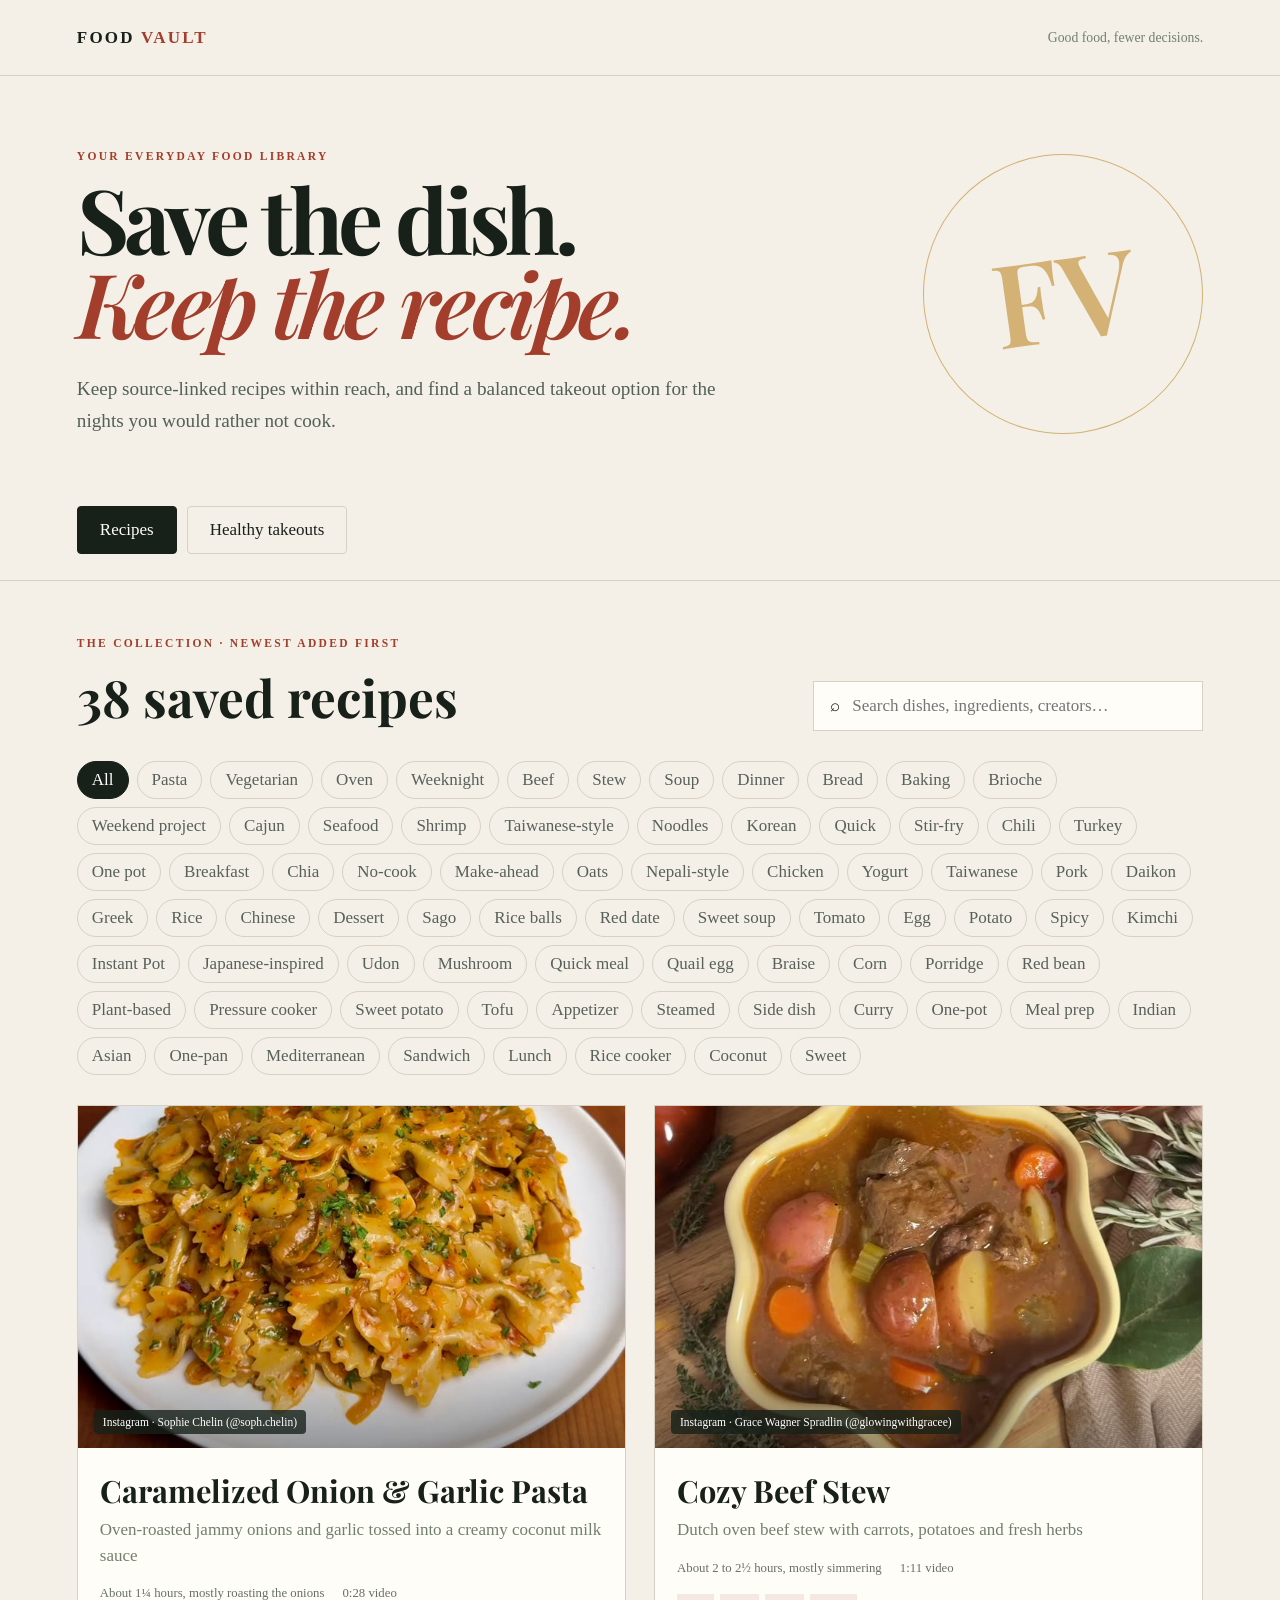
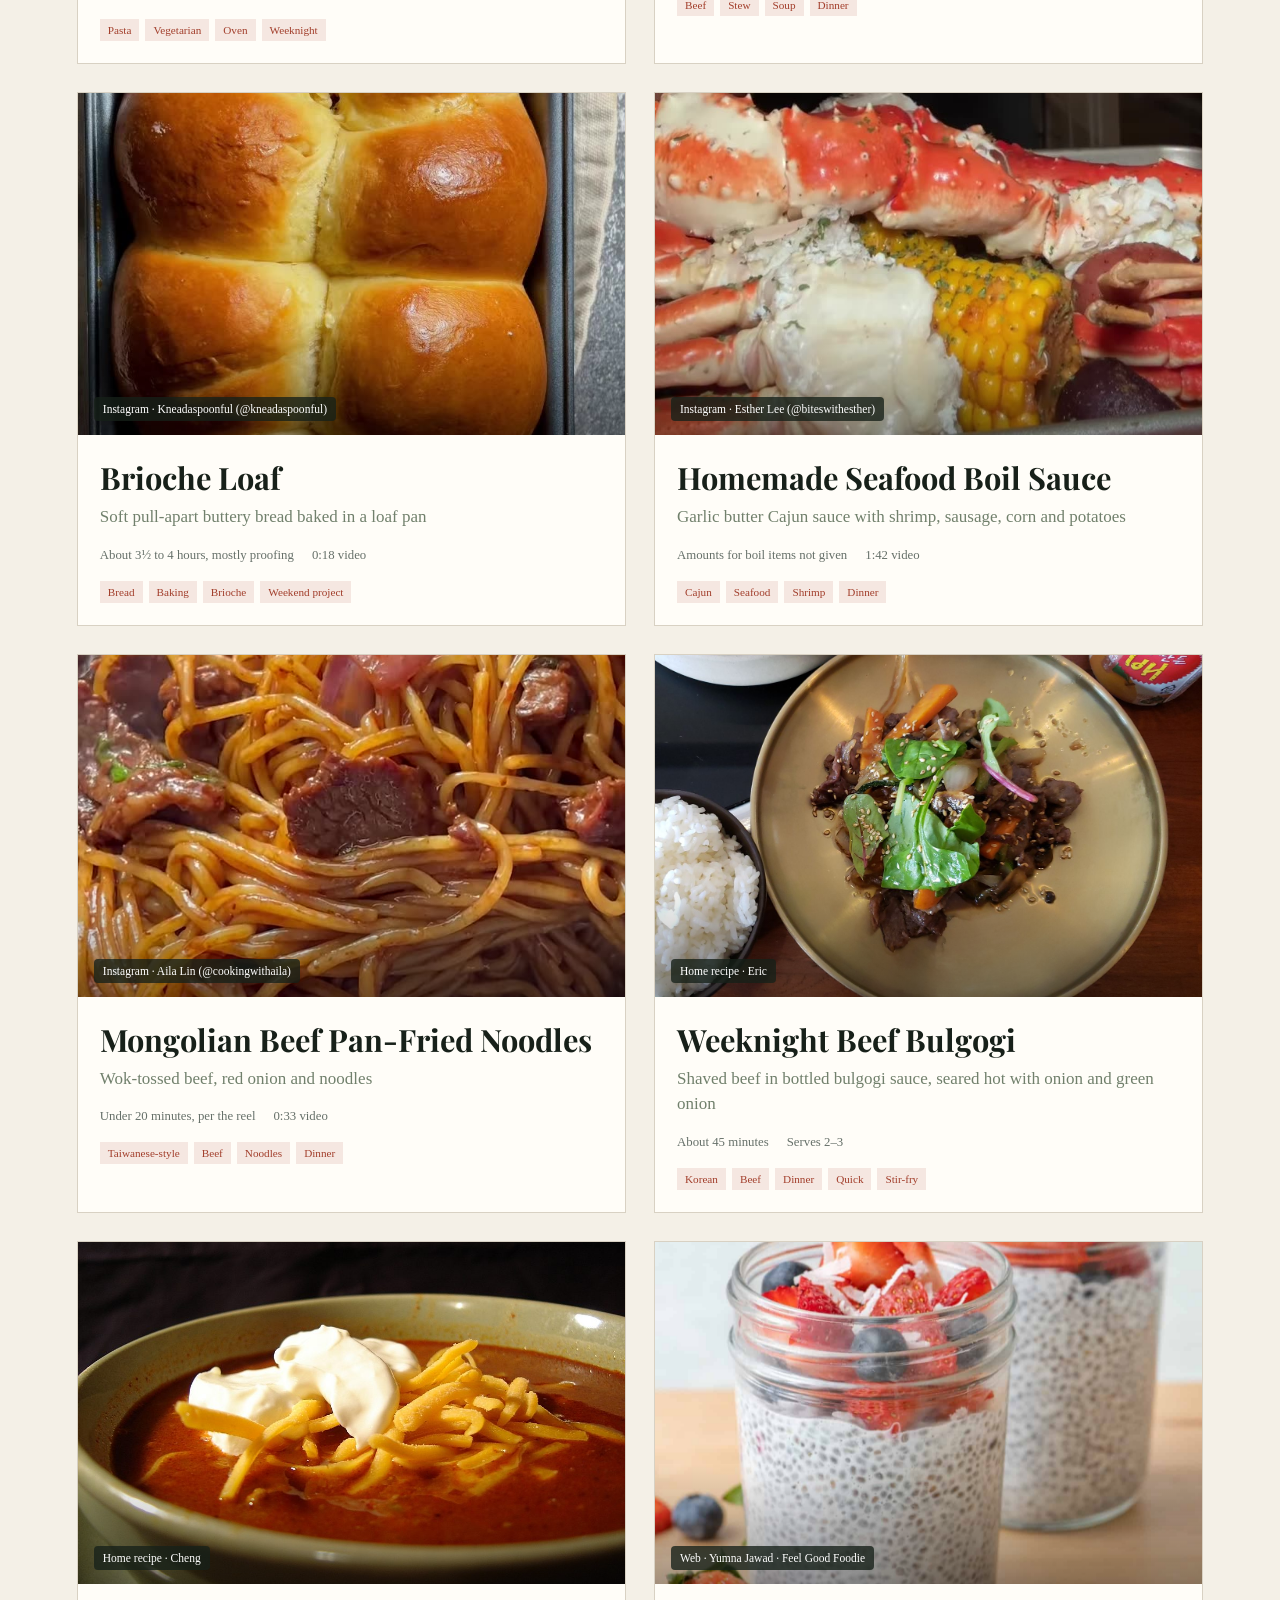
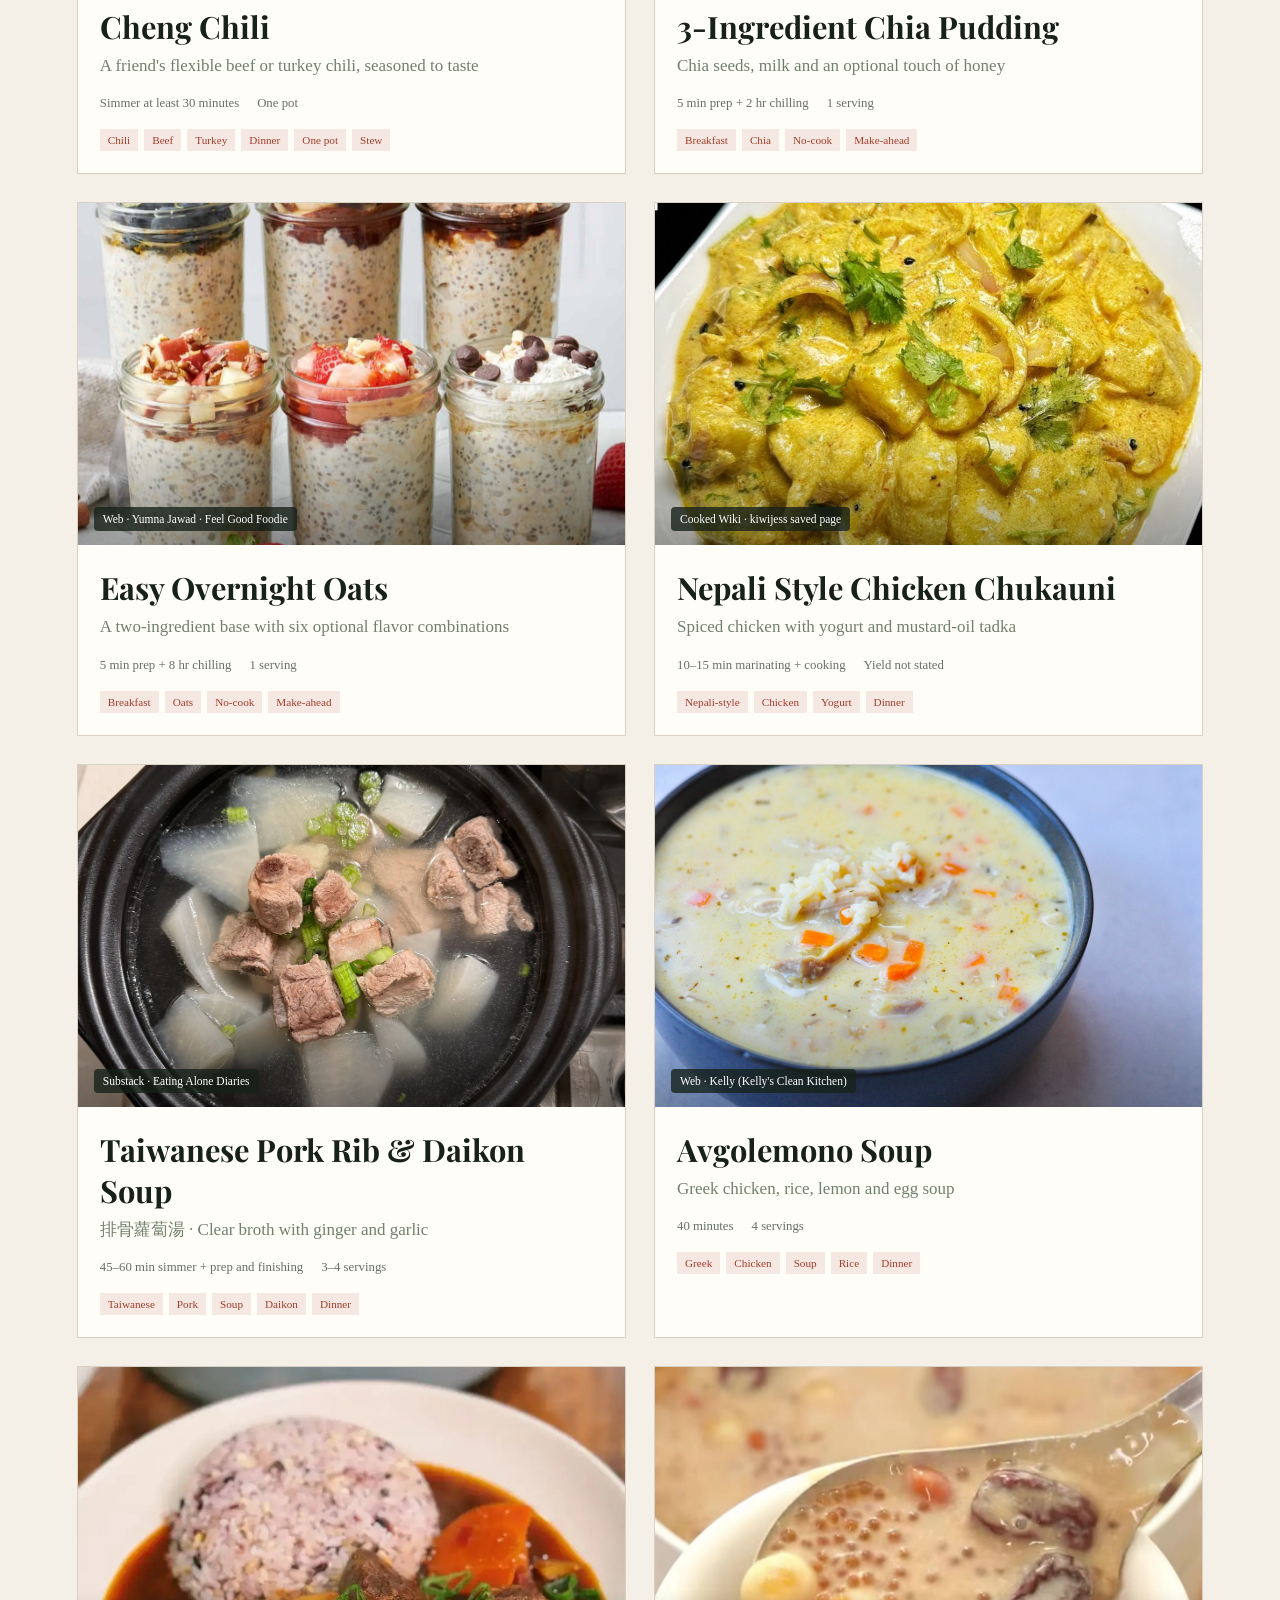
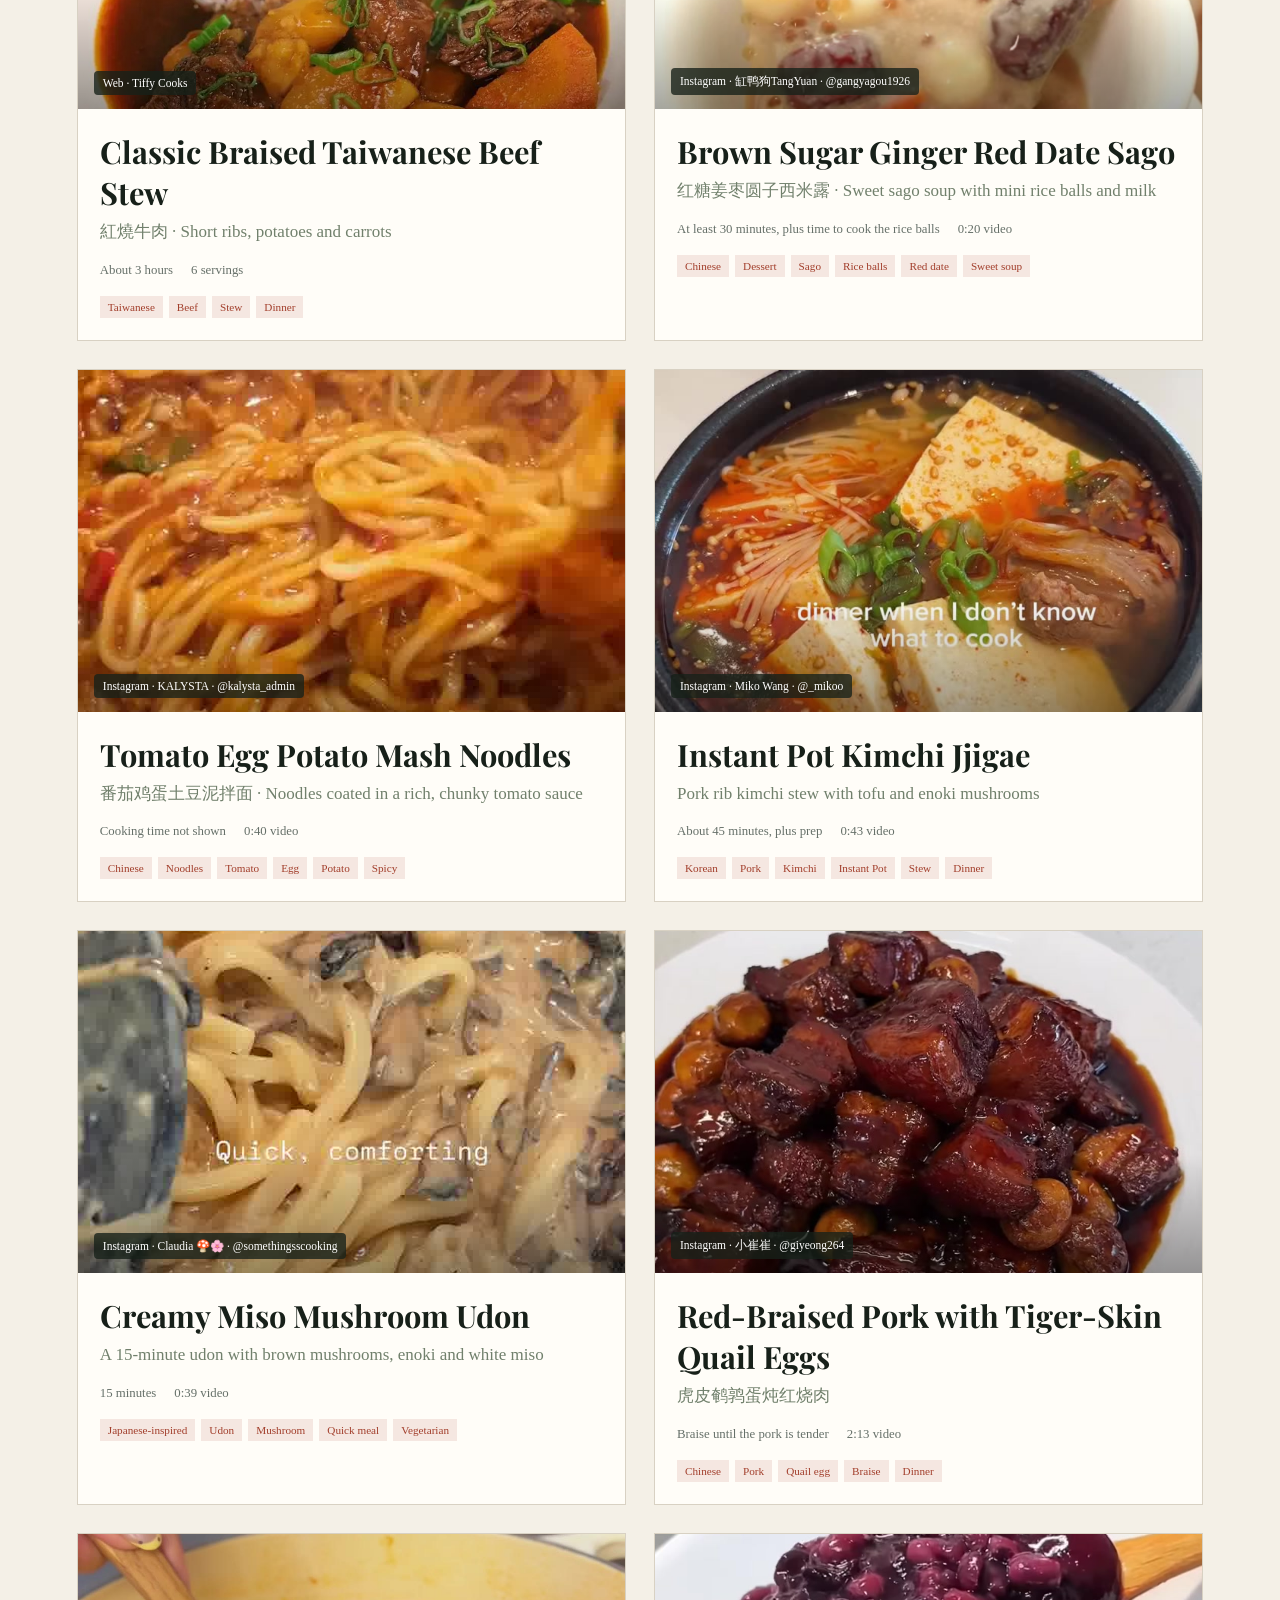
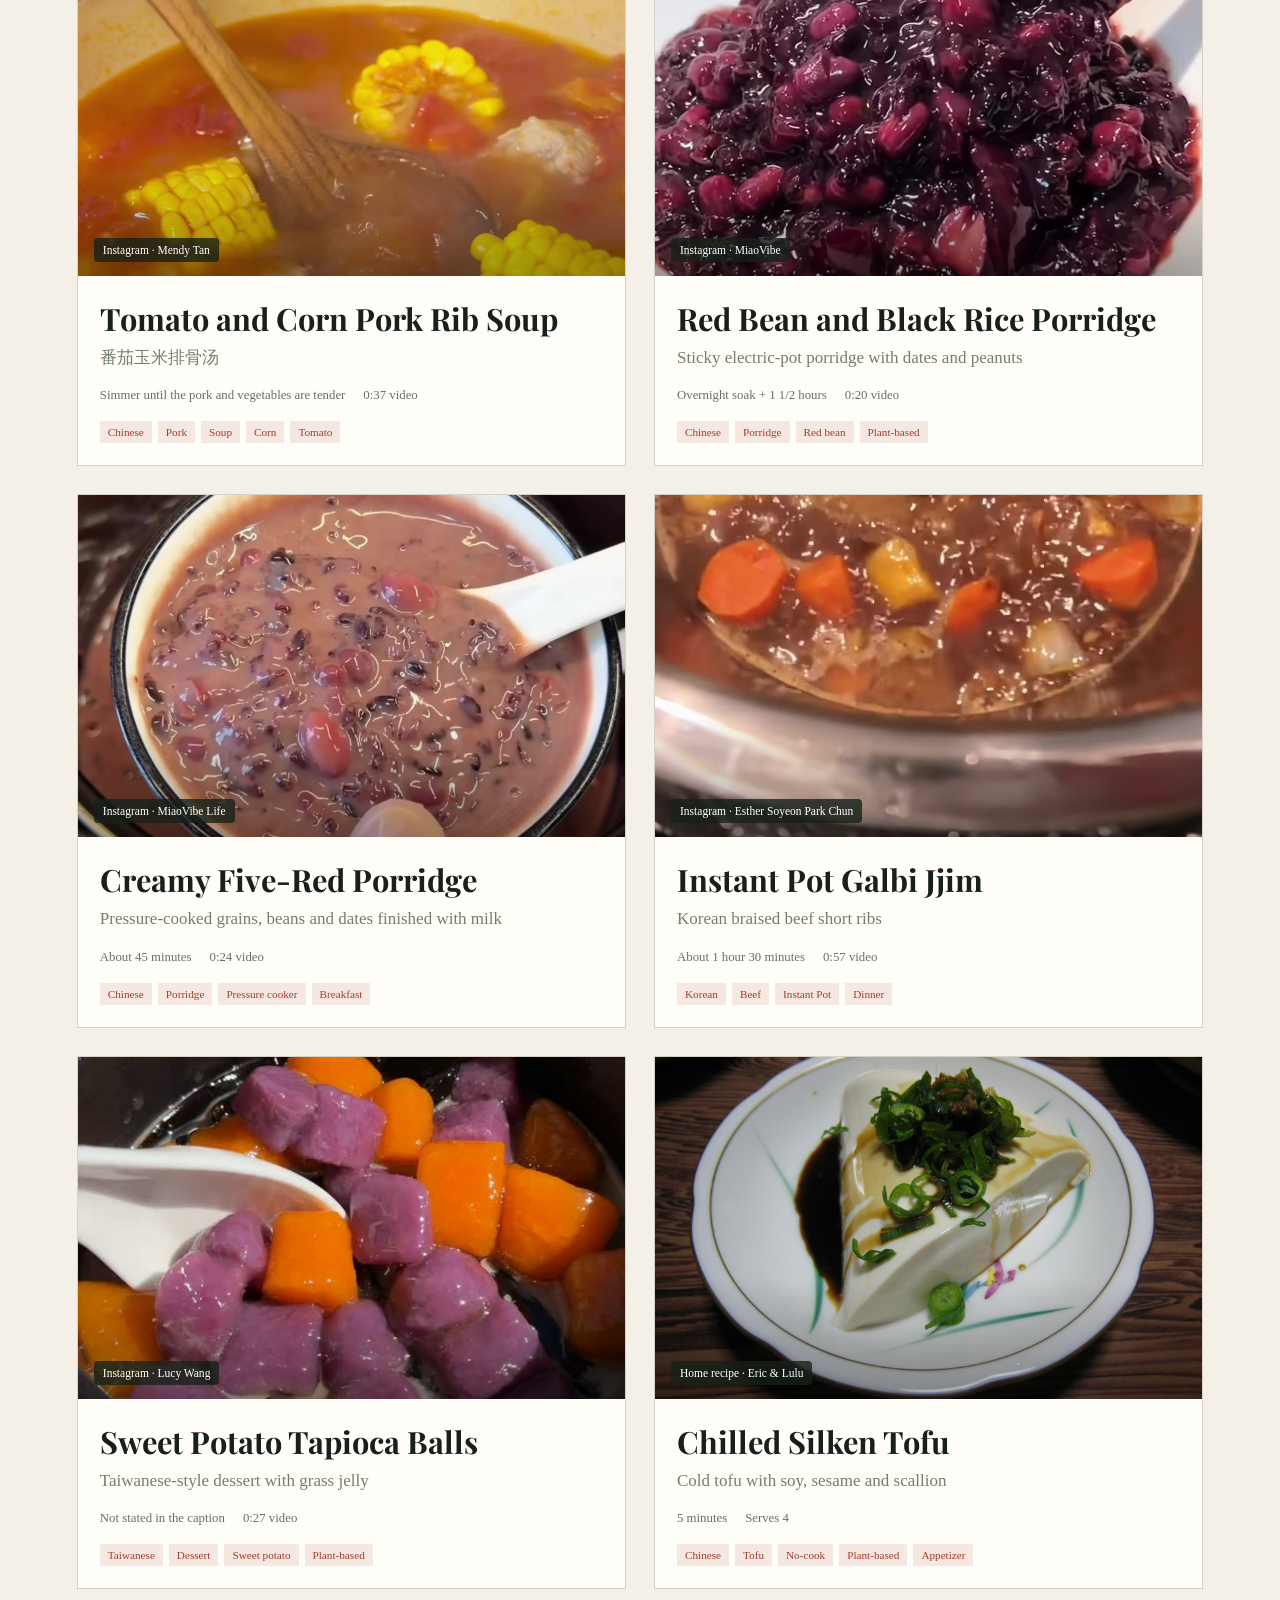
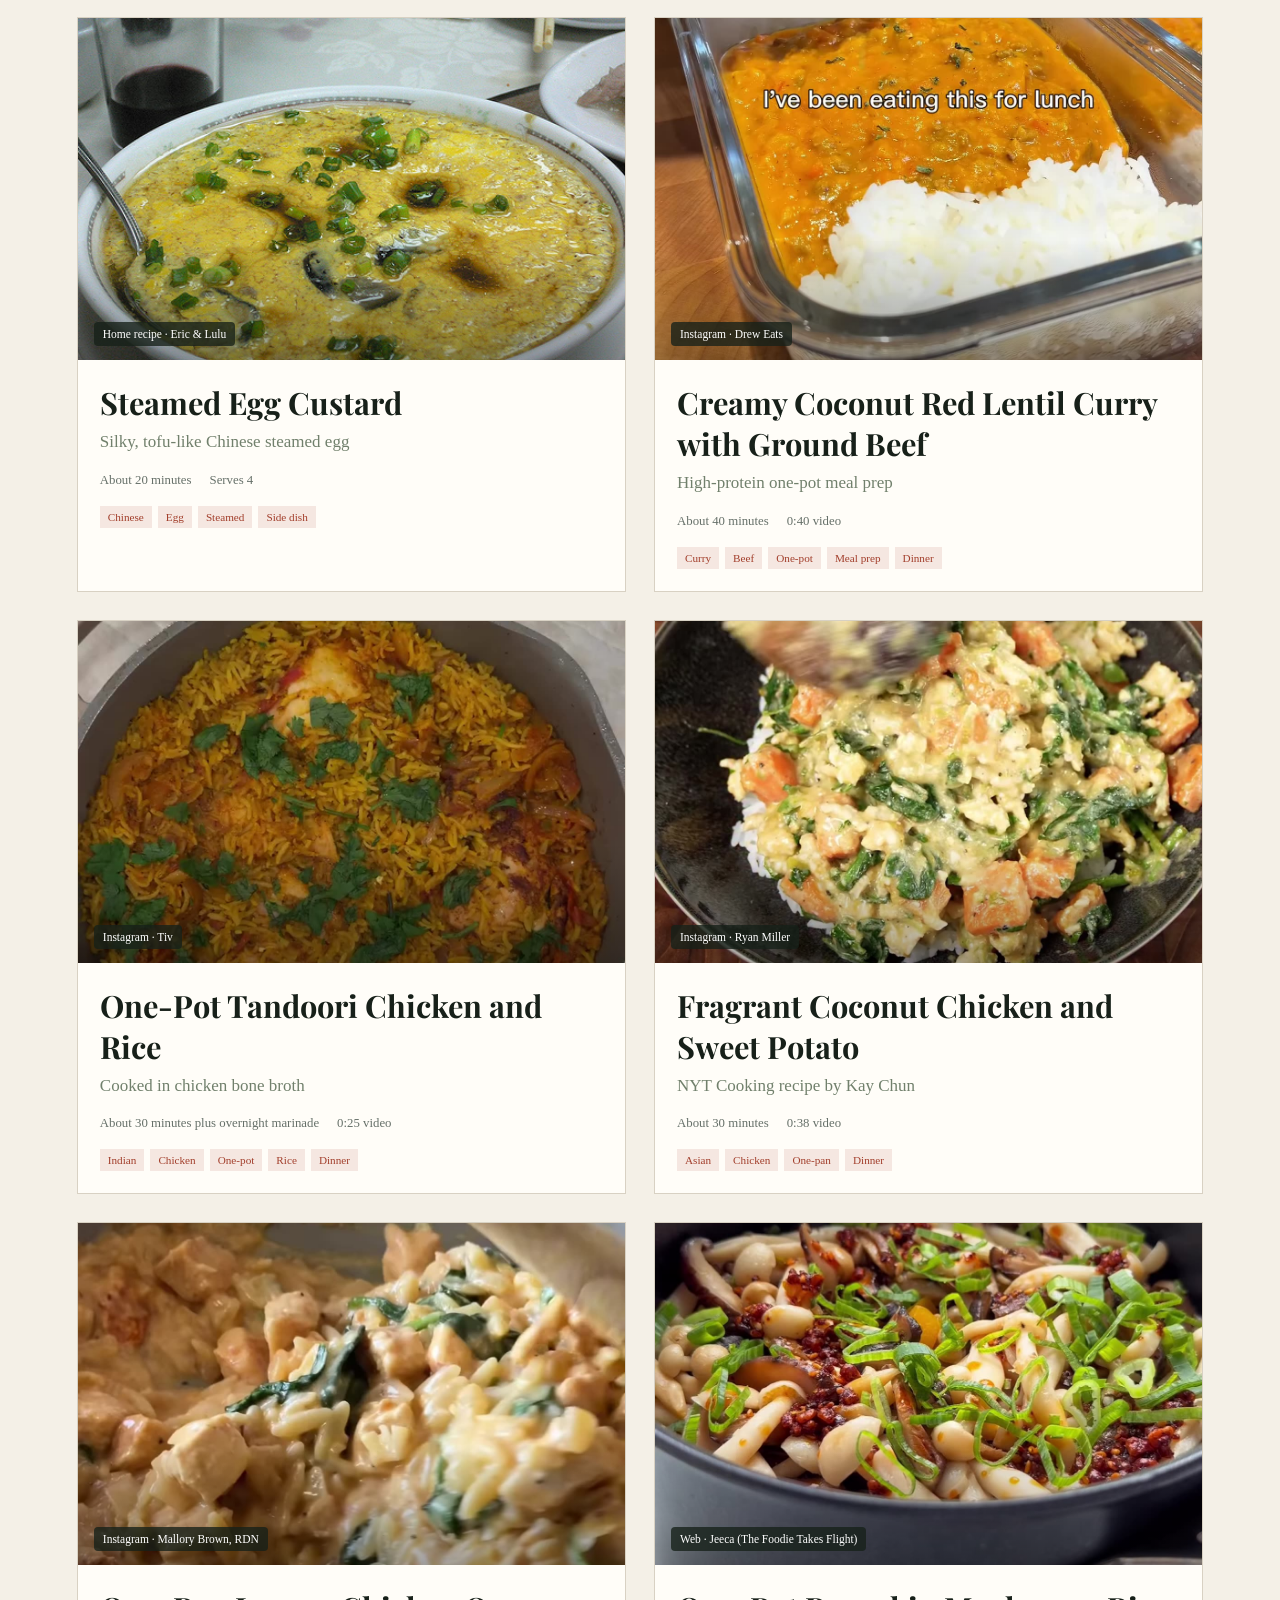
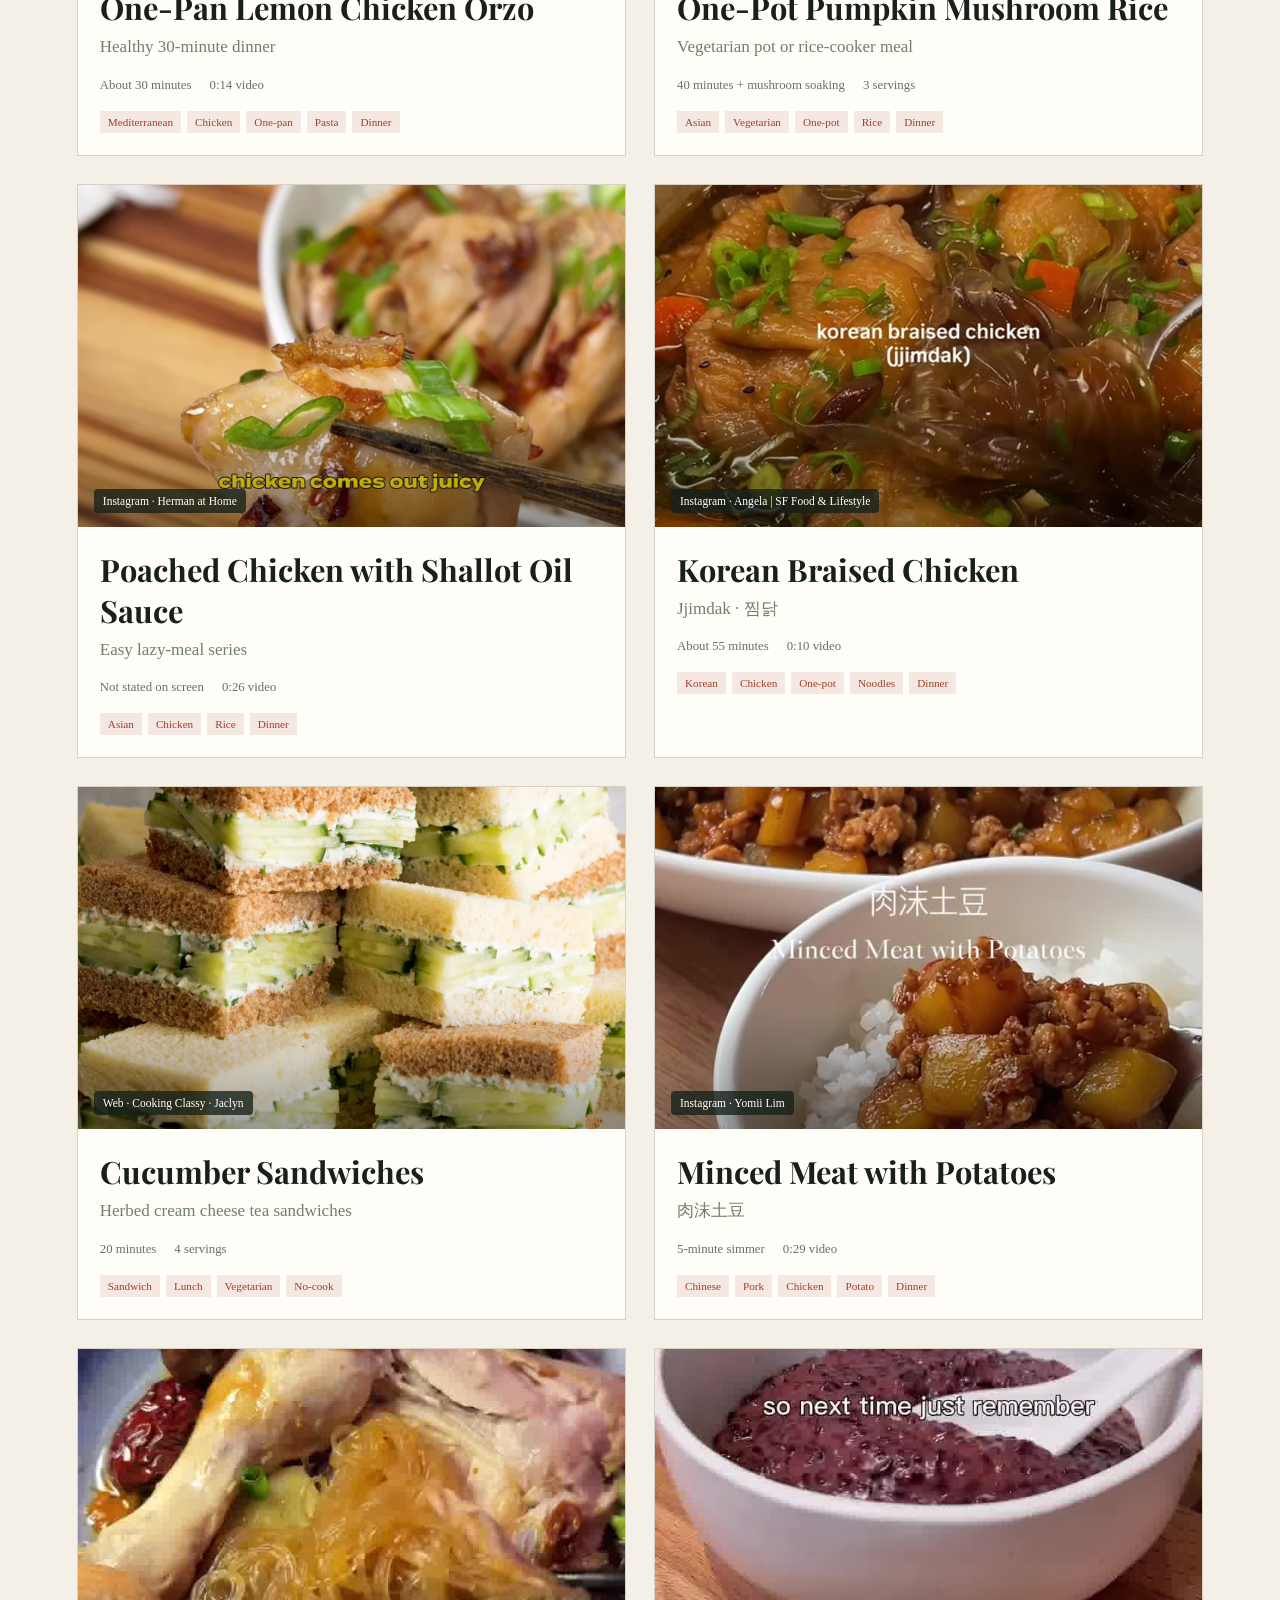
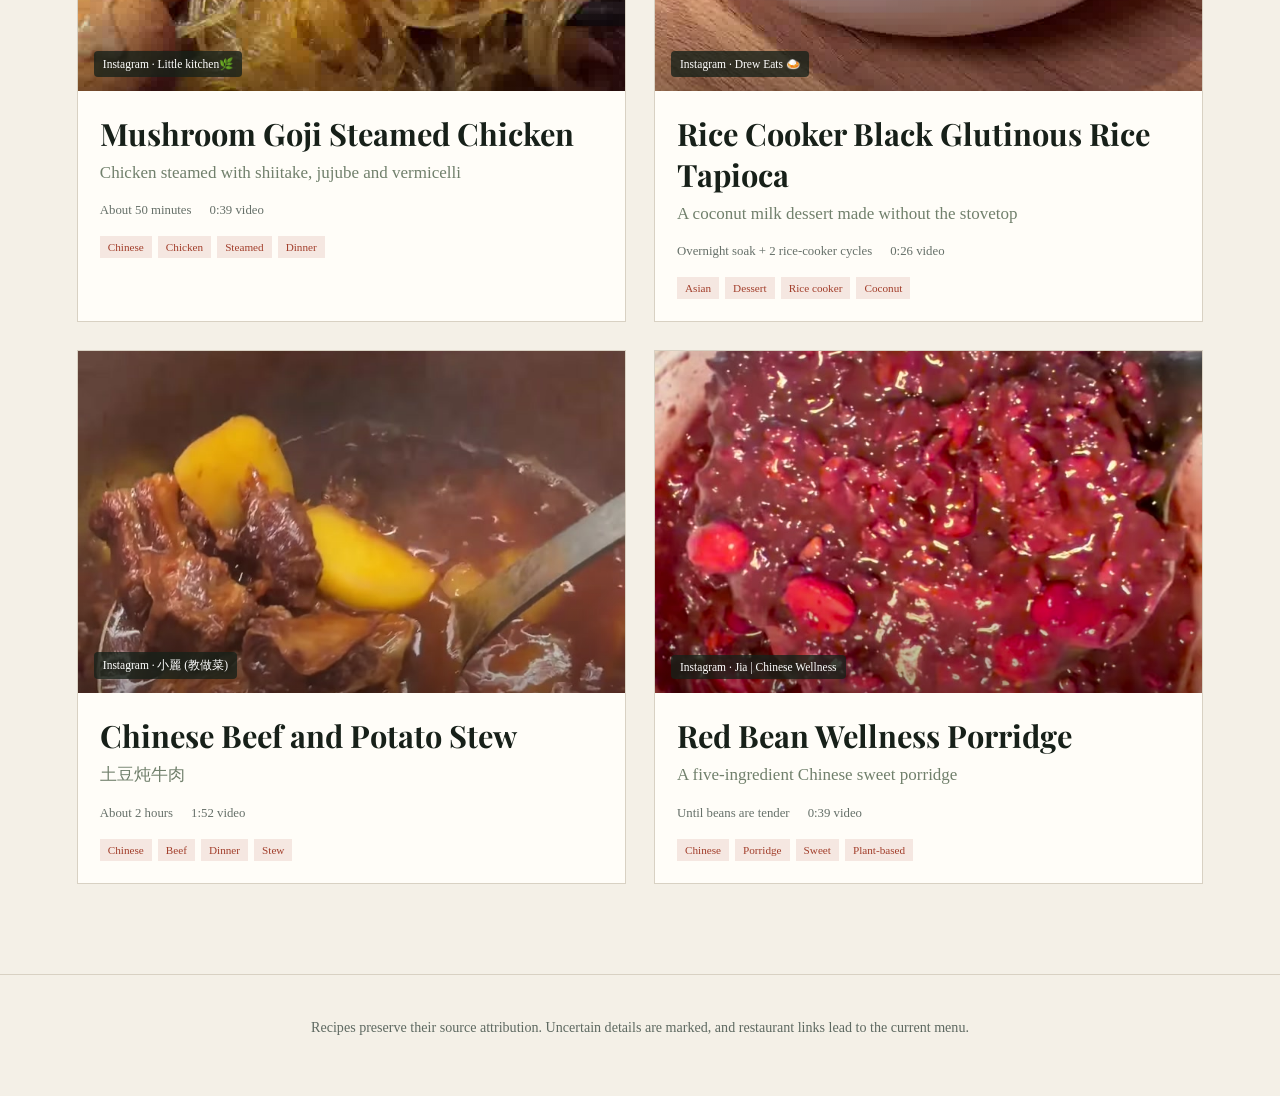
<file: docs/index.html>
<!doctype html>
<html lang="en">
<head>
  <meta charset="utf-8">
  <meta name="viewport" content="width=device-width, initial-scale=1">
  <meta name="description" content="Source-linked recipes and balanced Durham takeout ideas for everyday meals.">
  <title>Food Vault</title>
  <link rel="preconnect" href="https://fonts.googleapis.com">
  <link rel="preconnect" href="https://fonts.gstatic.com" crossorigin>
  <link href="https://fonts.googleapis.com/css2?family=Playfair+Display:wght@600;700&display=swap" rel="stylesheet">
  <link rel="stylesheet" href="styles.css">
</head>
<body>
  <header class="site-header">
    <a class="brand" href="/#recipes">FOOD <span>VAULT</span></a>
    <p>Good food, fewer decisions.</p>
  </header>

  <main>
    <section class="hero">
      <div class="hero-copy">
        <p class="eyebrow">YOUR EVERYDAY FOOD LIBRARY</p>
        <h1>Save the dish.<br><em>Keep the recipe.</em></h1>
        <p class="intro">Keep source-linked recipes within reach, and find a balanced takeout option for the nights you would rather not cook.</p>
      </div>
      <div class="hero-mark" aria-hidden="true">FV</div>
    </section>

    <nav class="section-nav" aria-label="Food collections">
      <a href="#recipes" data-section="recipes" aria-current="page">Recipes</a>
      <a href="#healthy-takeouts" data-section="healthy-takeouts">Healthy takeouts</a>
    </nav>

    <section id="recipes" class="library" aria-labelledby="library-title">
      <div class="toolbar">
        <div>
          <p class="eyebrow">THE COLLECTION · NEWEST ADDED FIRST</p>
          <h2 id="library-title"><span id="recipe-count">0</span> saved recipes</h2>
        </div>
        <label class="search">
          <span aria-hidden="true">⌕</span>
          <input id="search" type="search" aria-label="Search recipes" placeholder="Search dishes, ingredients, creators…" autocomplete="off">
        </label>
      </div>
      <div id="filters" class="filters" aria-label="Recipe filters"></div>
      <div id="recipe-grid" class="recipe-grid"></div>
      <p id="empty" class="empty" hidden>No recipes match that search.</p>
      <section class="saved-links" aria-labelledby="saved-links-title" hidden>
        <p class="eyebrow">SAVED FOR LATER</p>
        <h3 id="saved-links-title">Recipe links awaiting details</h3>
        <p>These sources could not be read automatically. The links are saved, but no unverified ingredients or instructions have been added.</p>
        <div id="saved-recipe-links"></div>
      </section>
    </section>

    <section id="healthy-takeouts" class="library takeouts" aria-labelledby="takeout-title" hidden>
      <p class="eyebrow">DURHAM &amp; NEARBY</p>
      <h2 id="takeout-title">Healthy takeouts</h2>
      <p class="section-intro">Seven easy options for a meal with protein, vegetables and a satisfying starch. These are balanced ordering ideas, not nutritional ratings.</p>
      <p class="takeout-note">Menus and substitutions change. Check ingredients with the restaurant, choose sauces separately when useful, and refrigerate any next-day lunch promptly.</p>
      <div id="takeout-grid" class="takeout-grid" aria-live="polite"></div>
      <noscript>Enable JavaScript to see the saved restaurants and recipes.</noscript>
    </section>
  </main>

  <dialog id="recipe-dialog">
    <div class="dialog-toolbar"><button class="close" aria-label="Close recipe">×</button></div>
    <article id="recipe-detail"></article>
  </dialog>

  <footer>
    <p>Recipes preserve their source attribution. Uncertain details are marked, and restaurant links lead to the current menu.</p>
  </footer>

  <script src="app.js"></script>
</body>
</html>
</file>
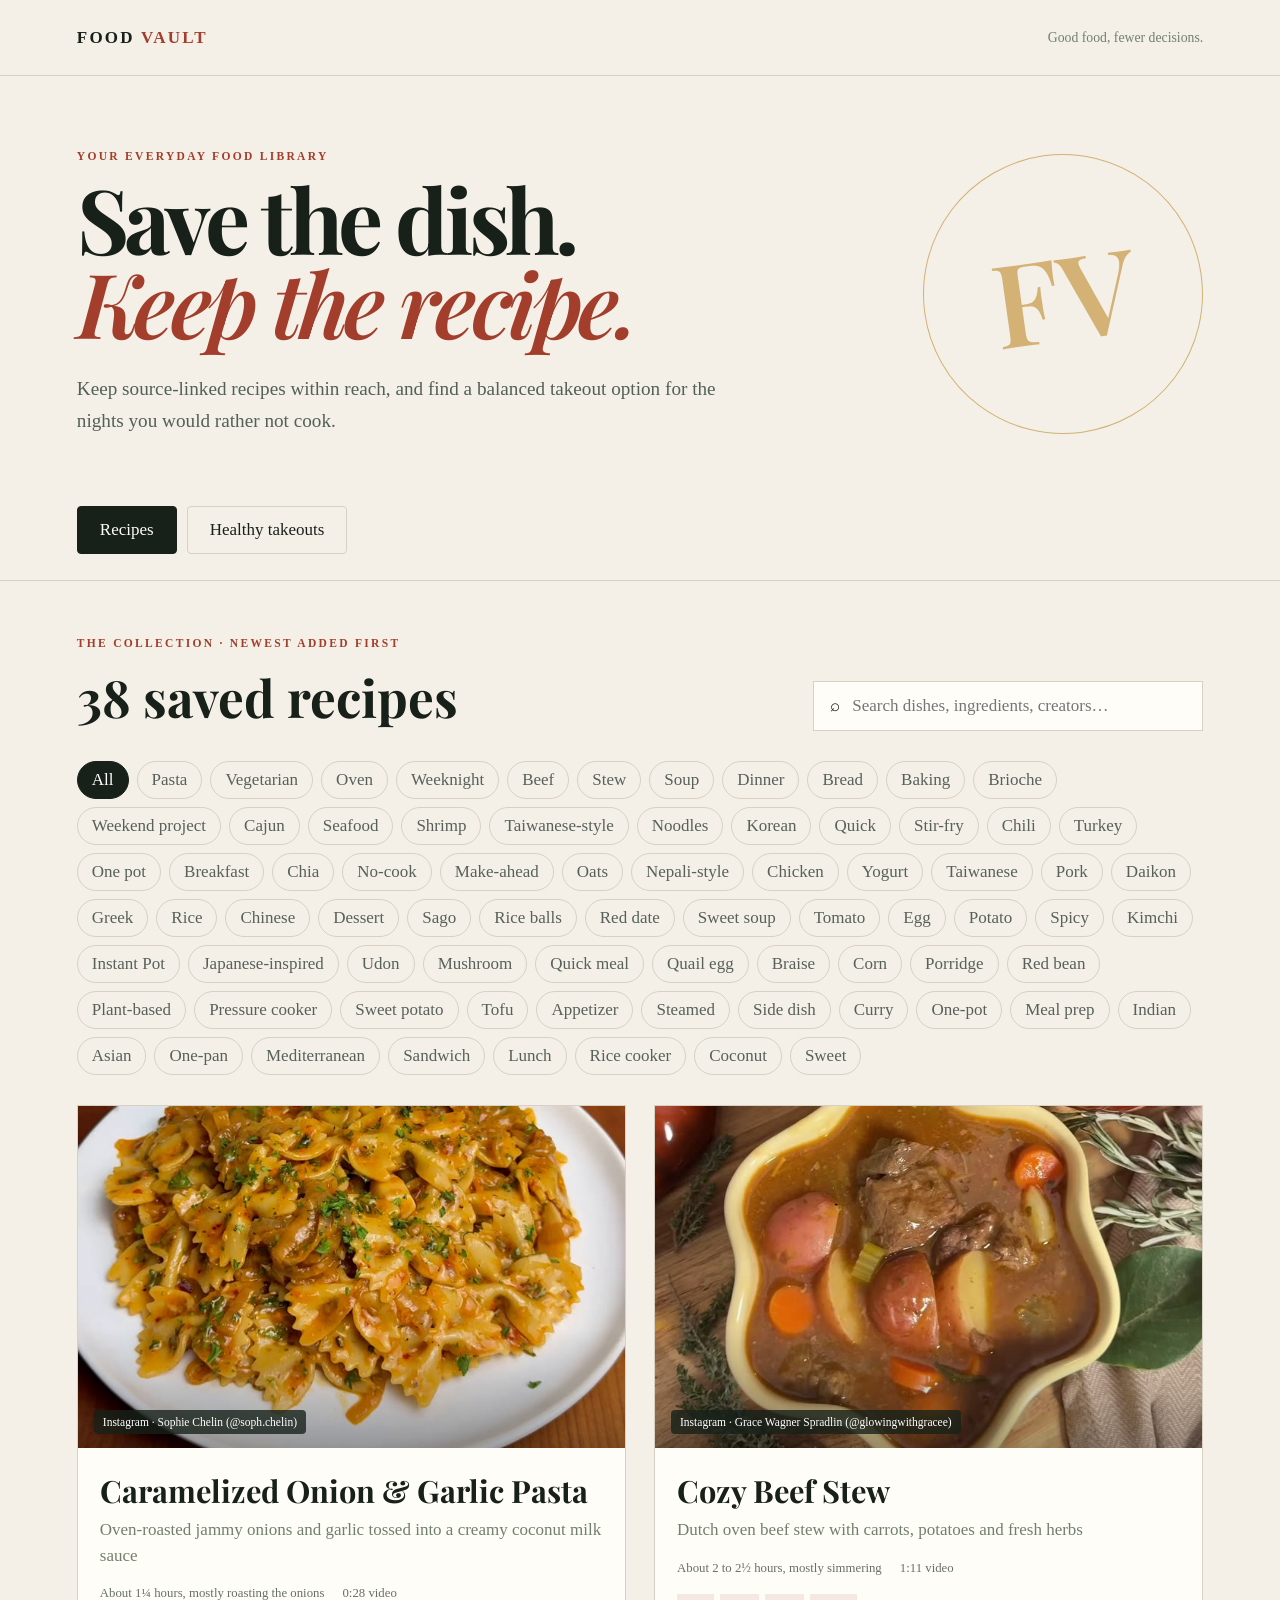
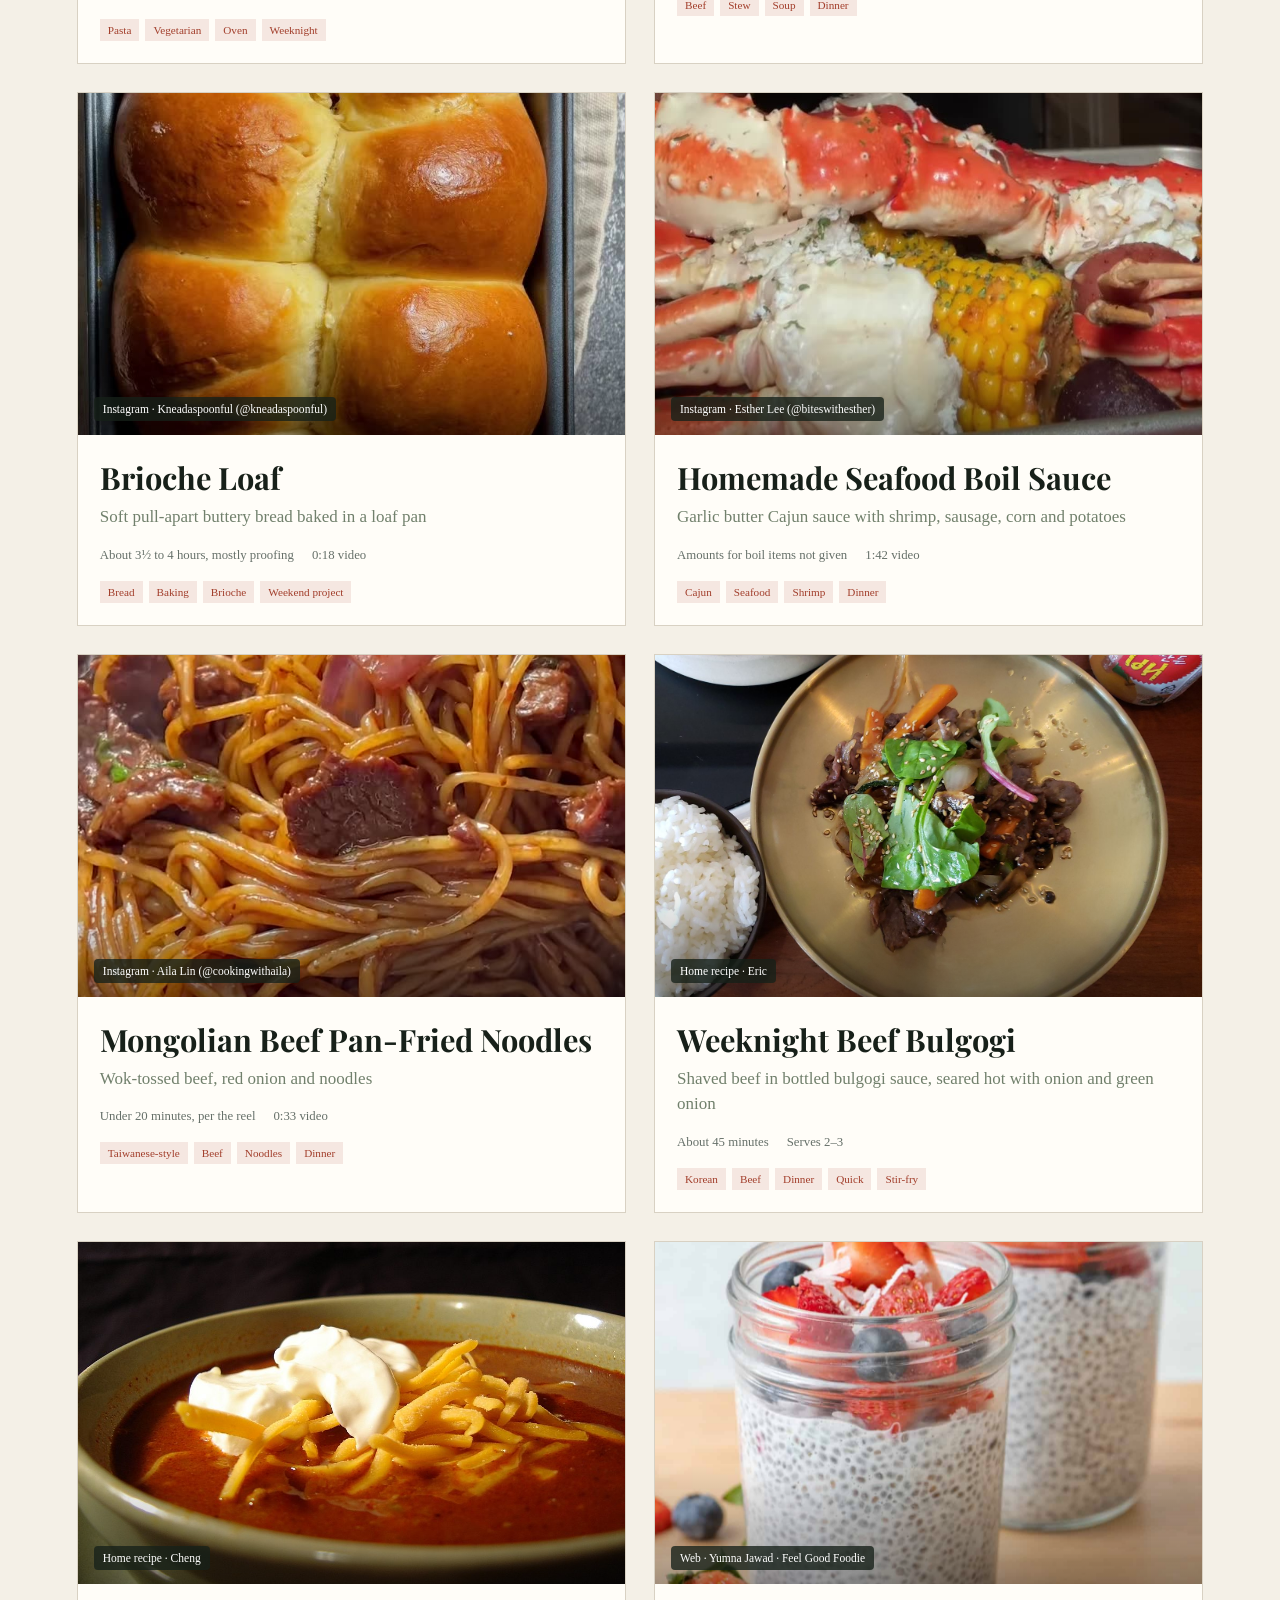
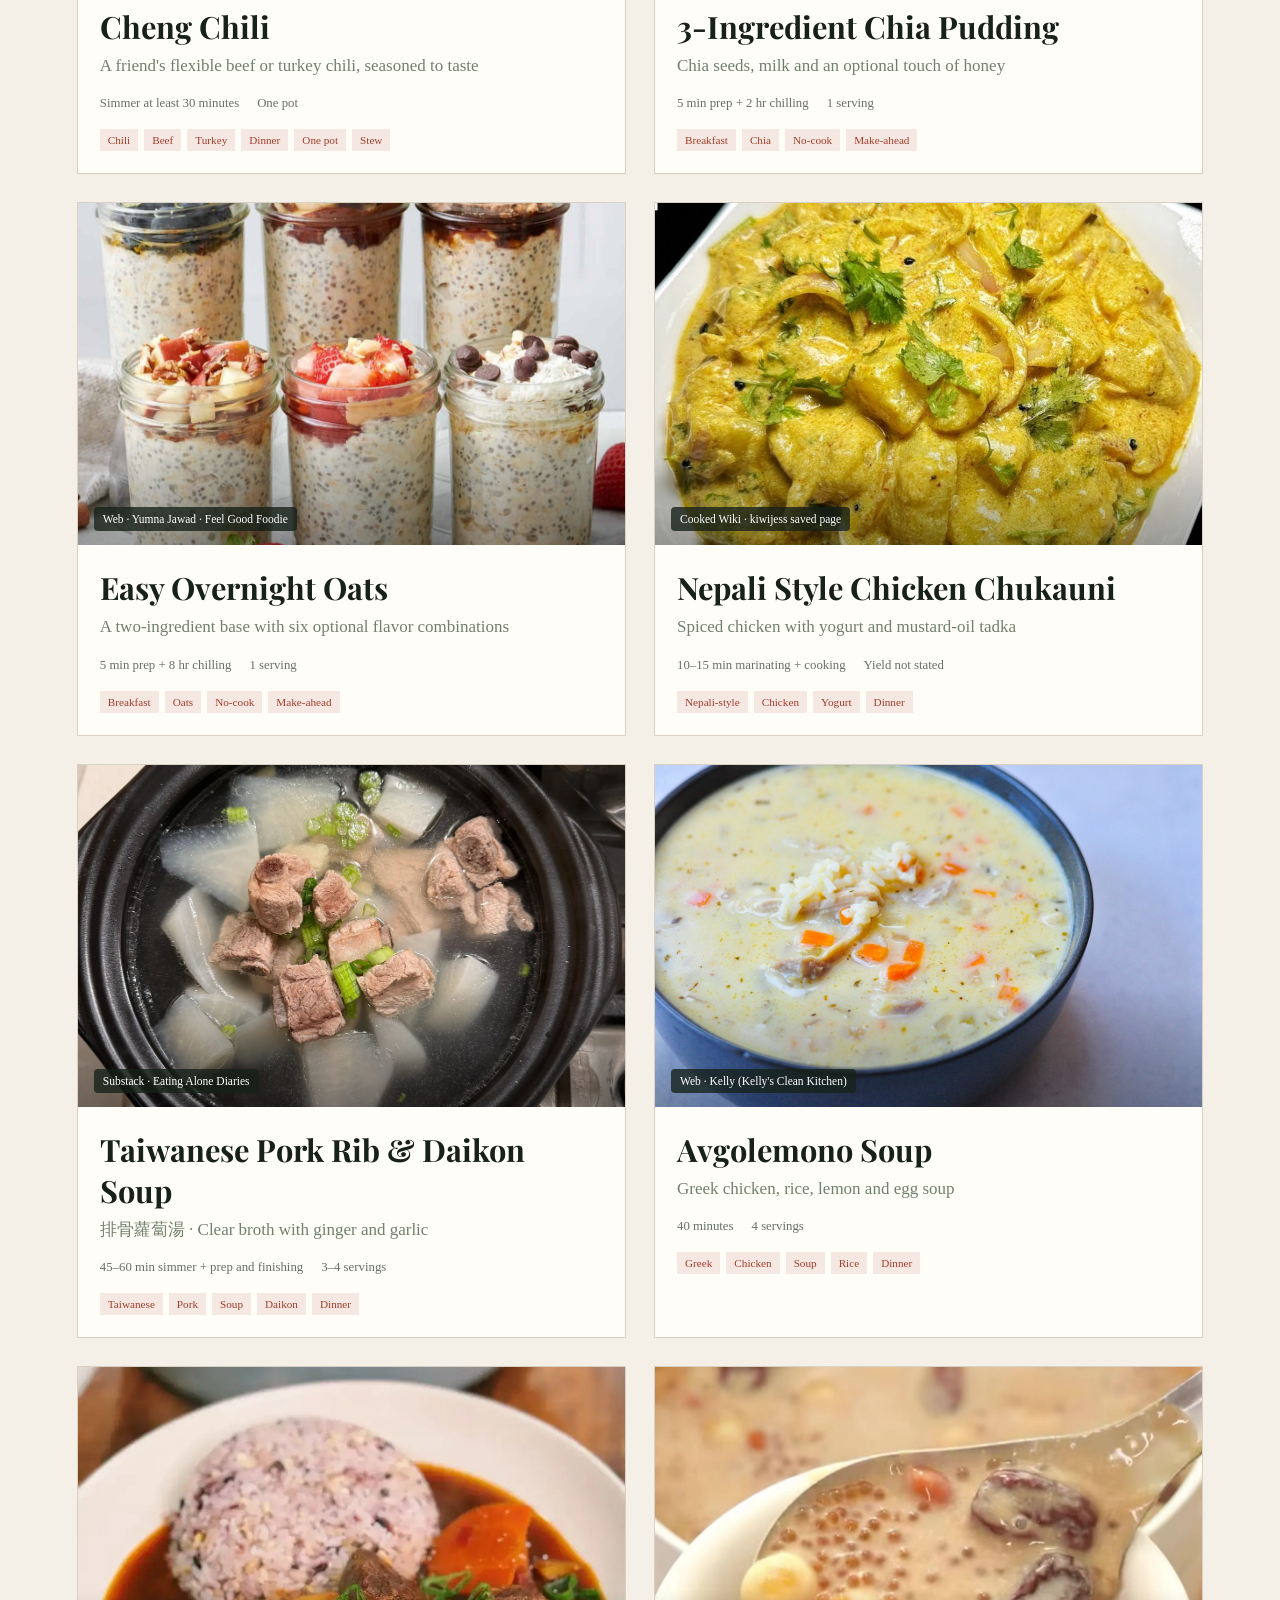
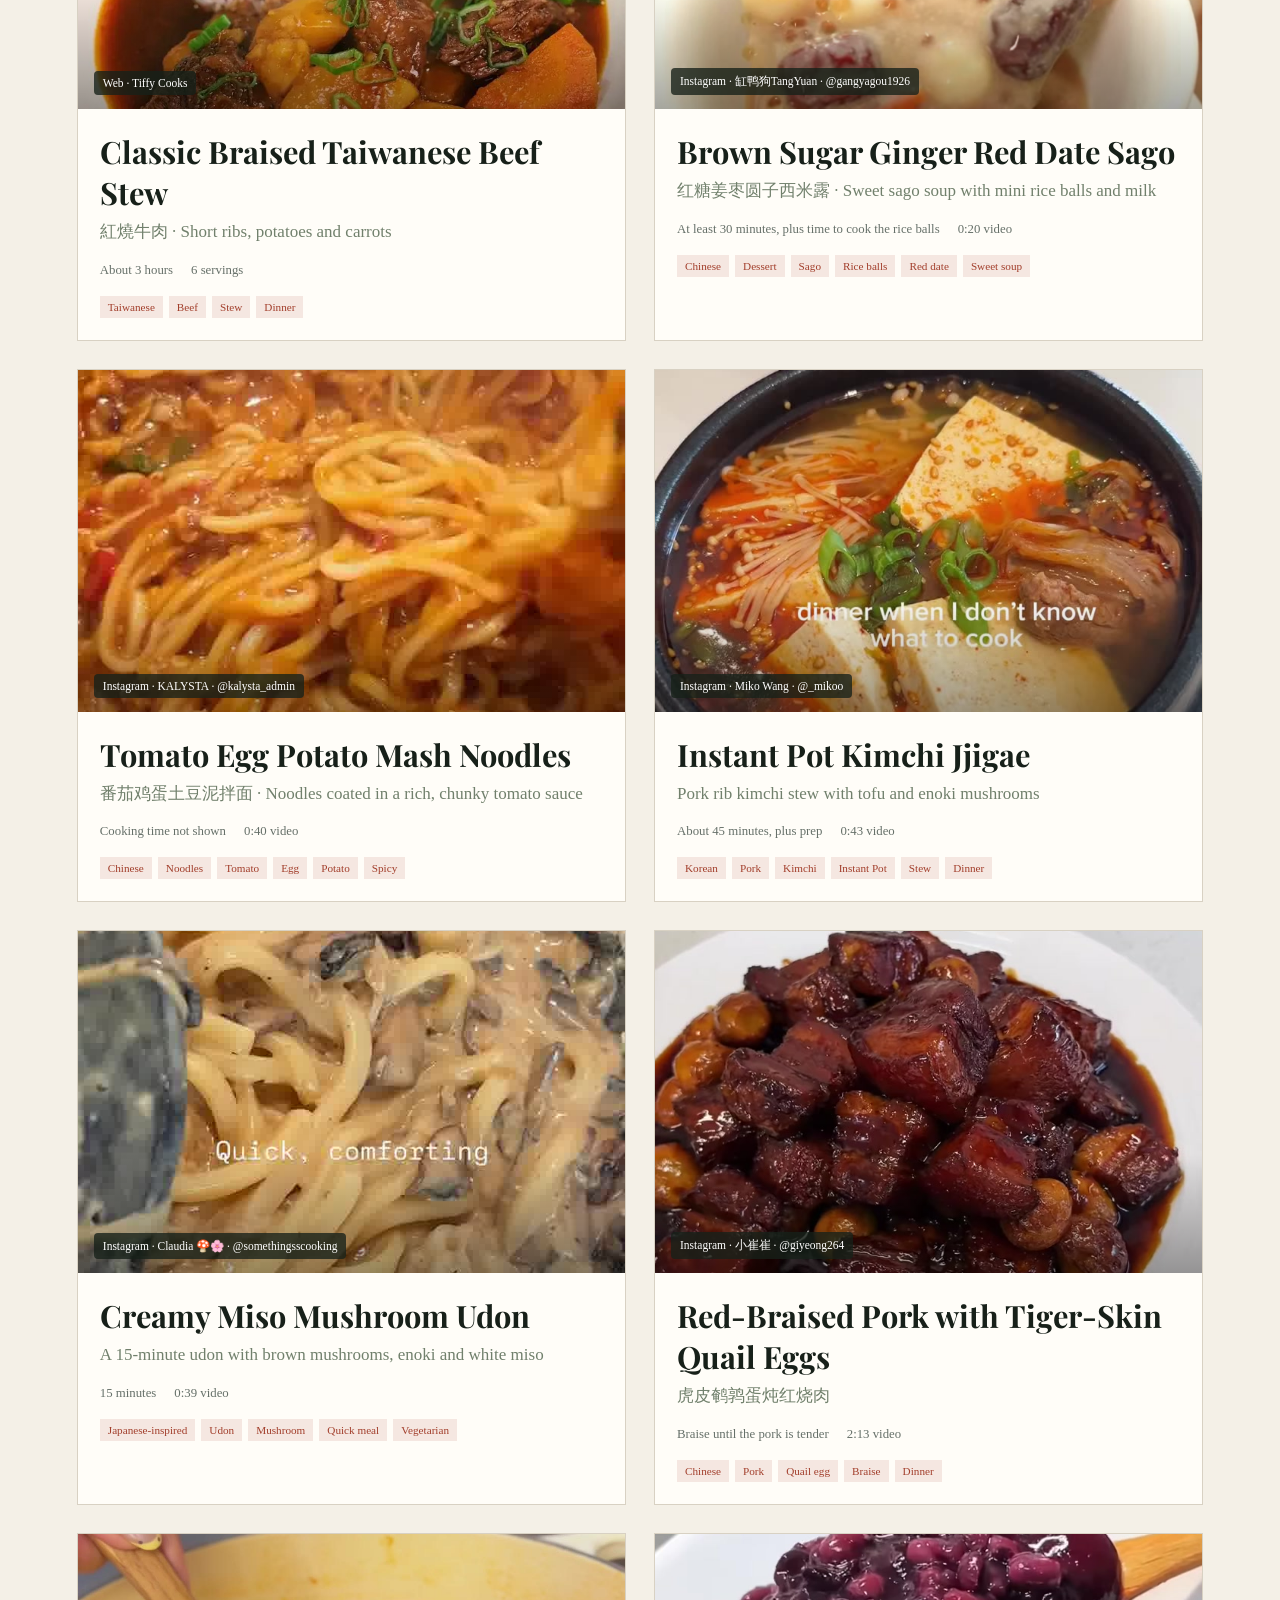
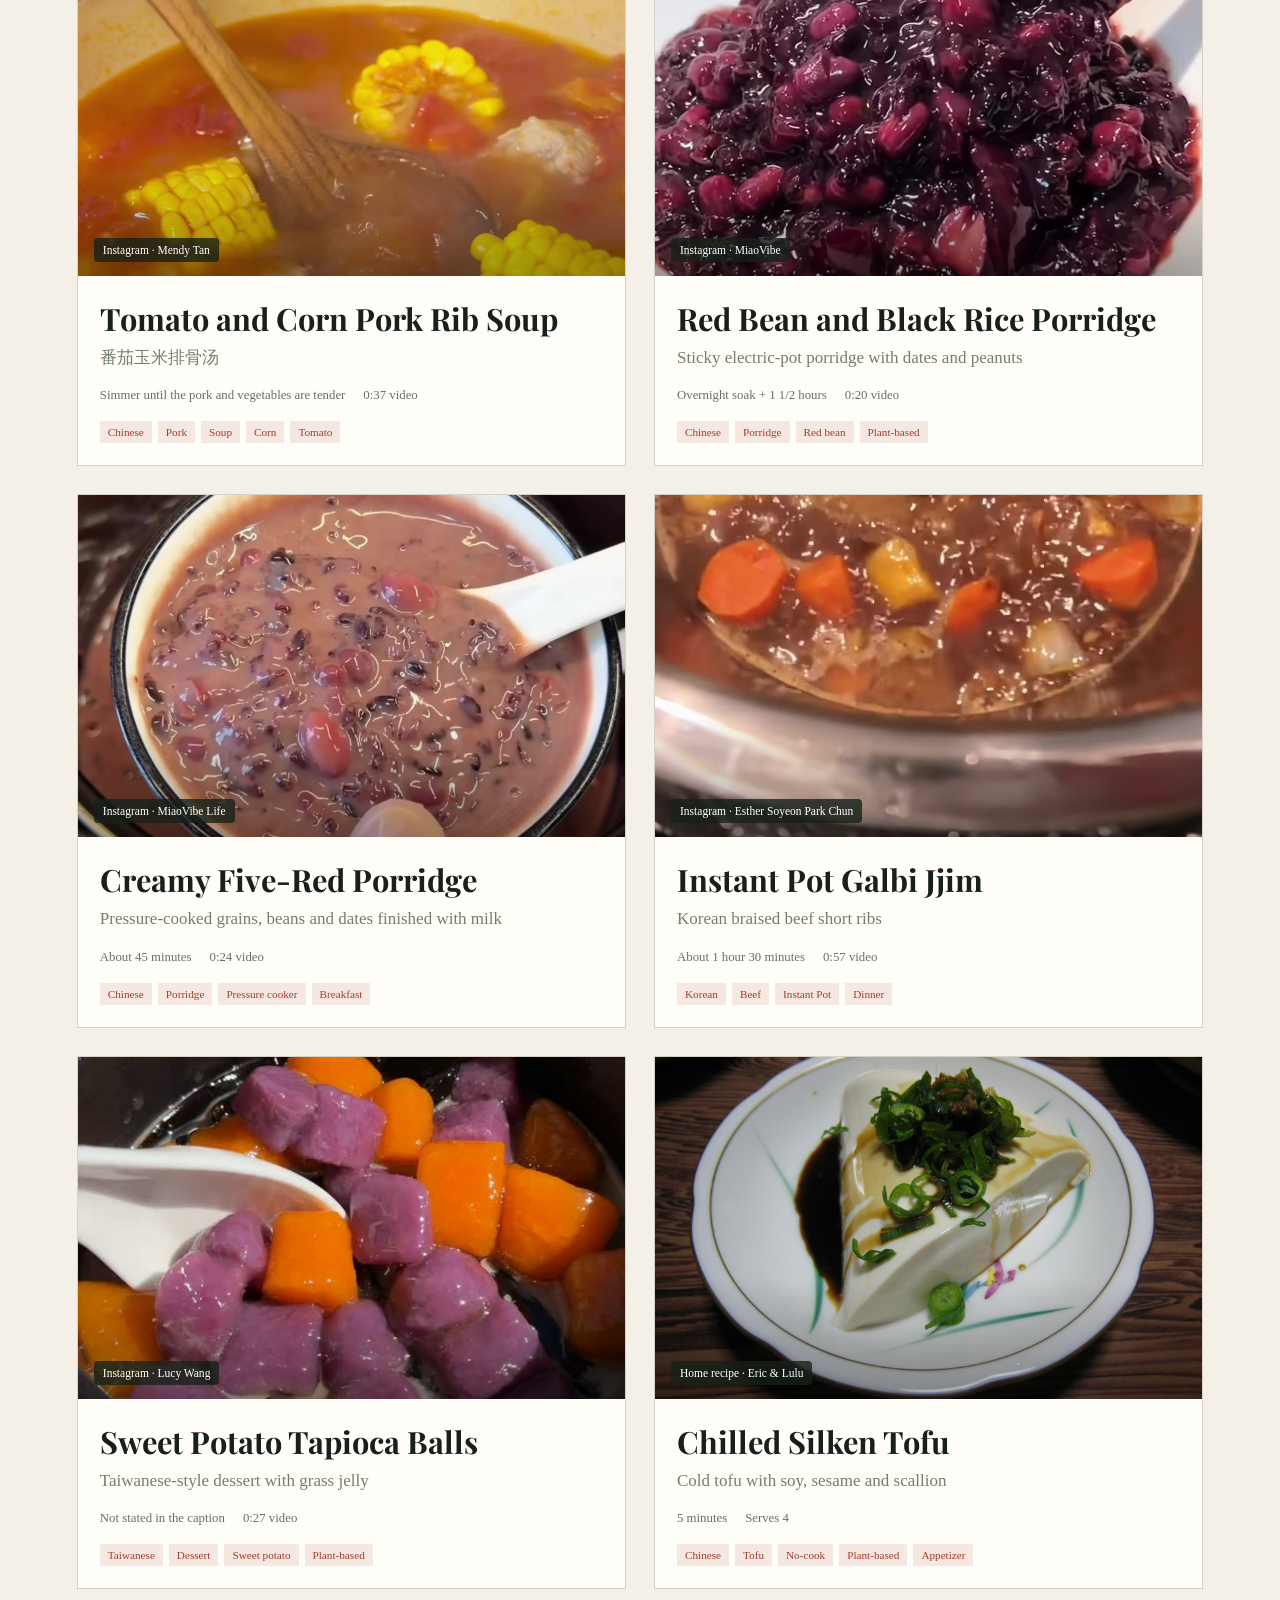
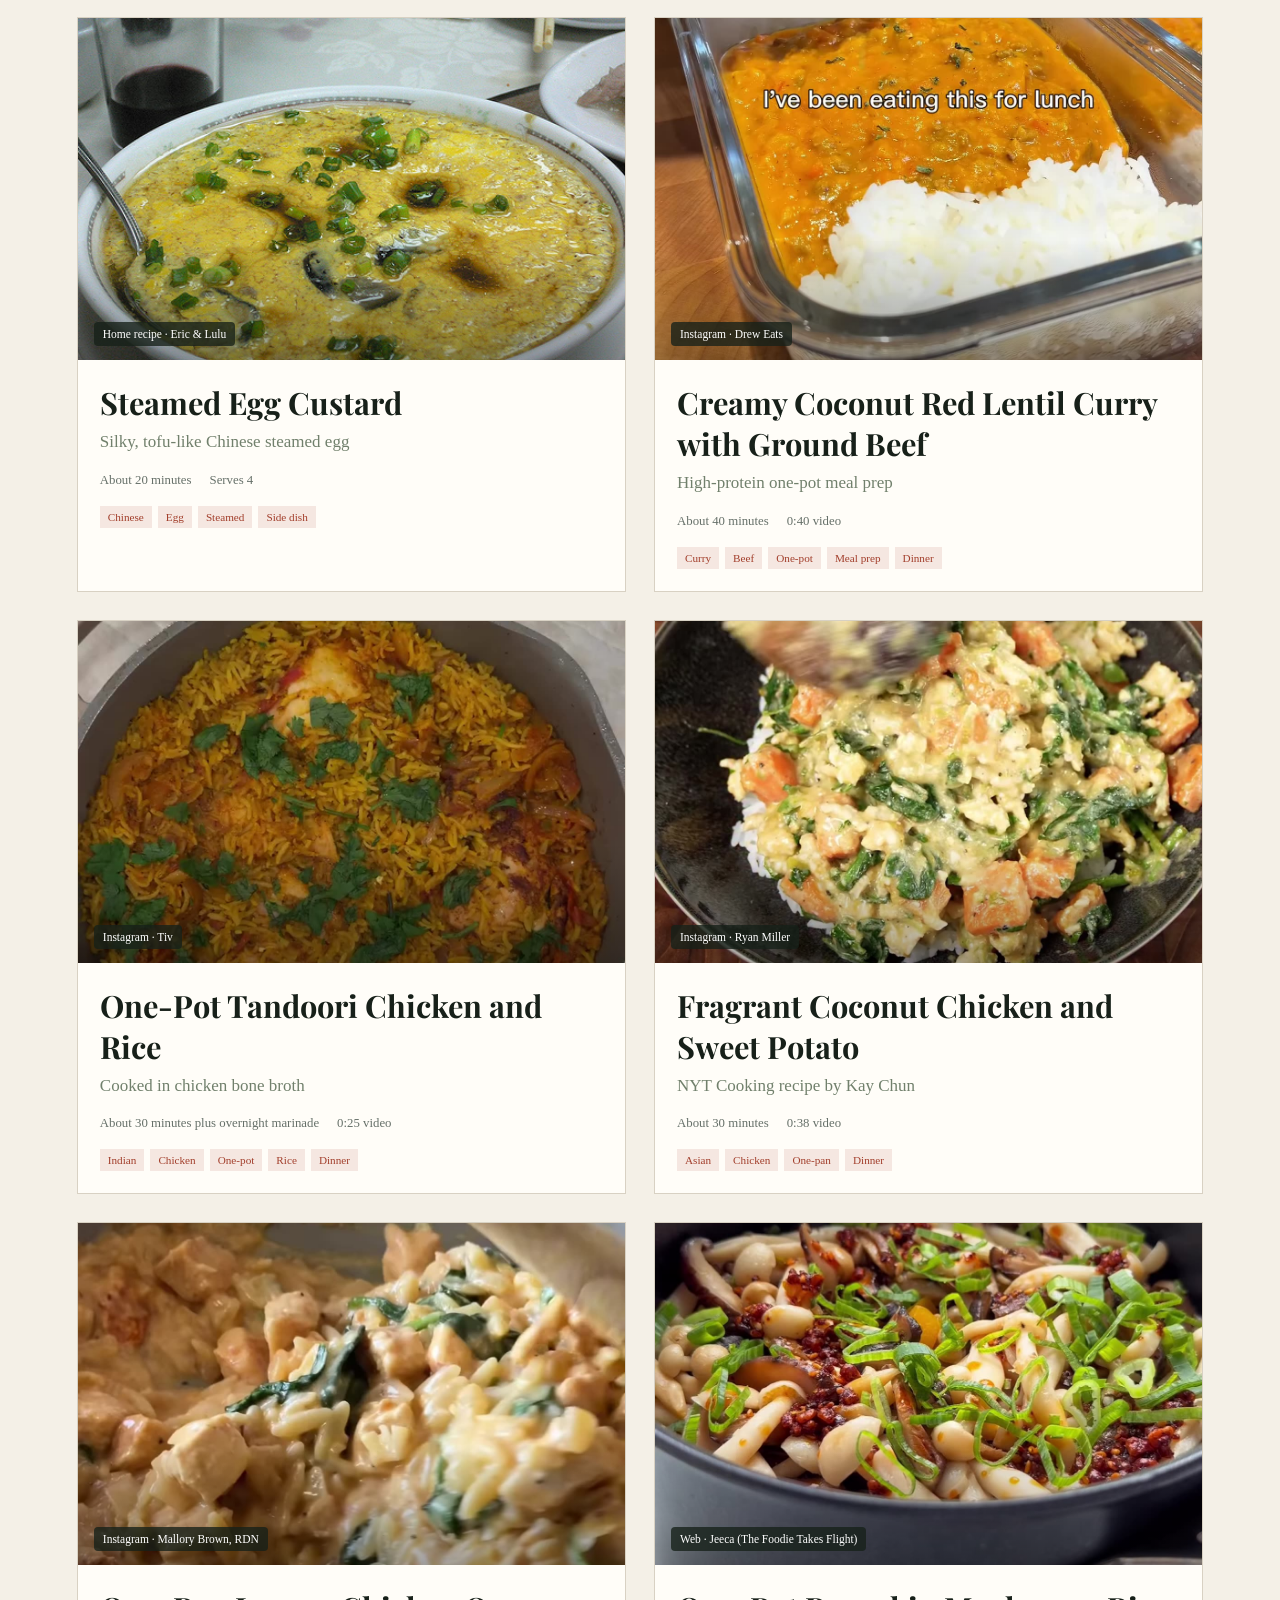
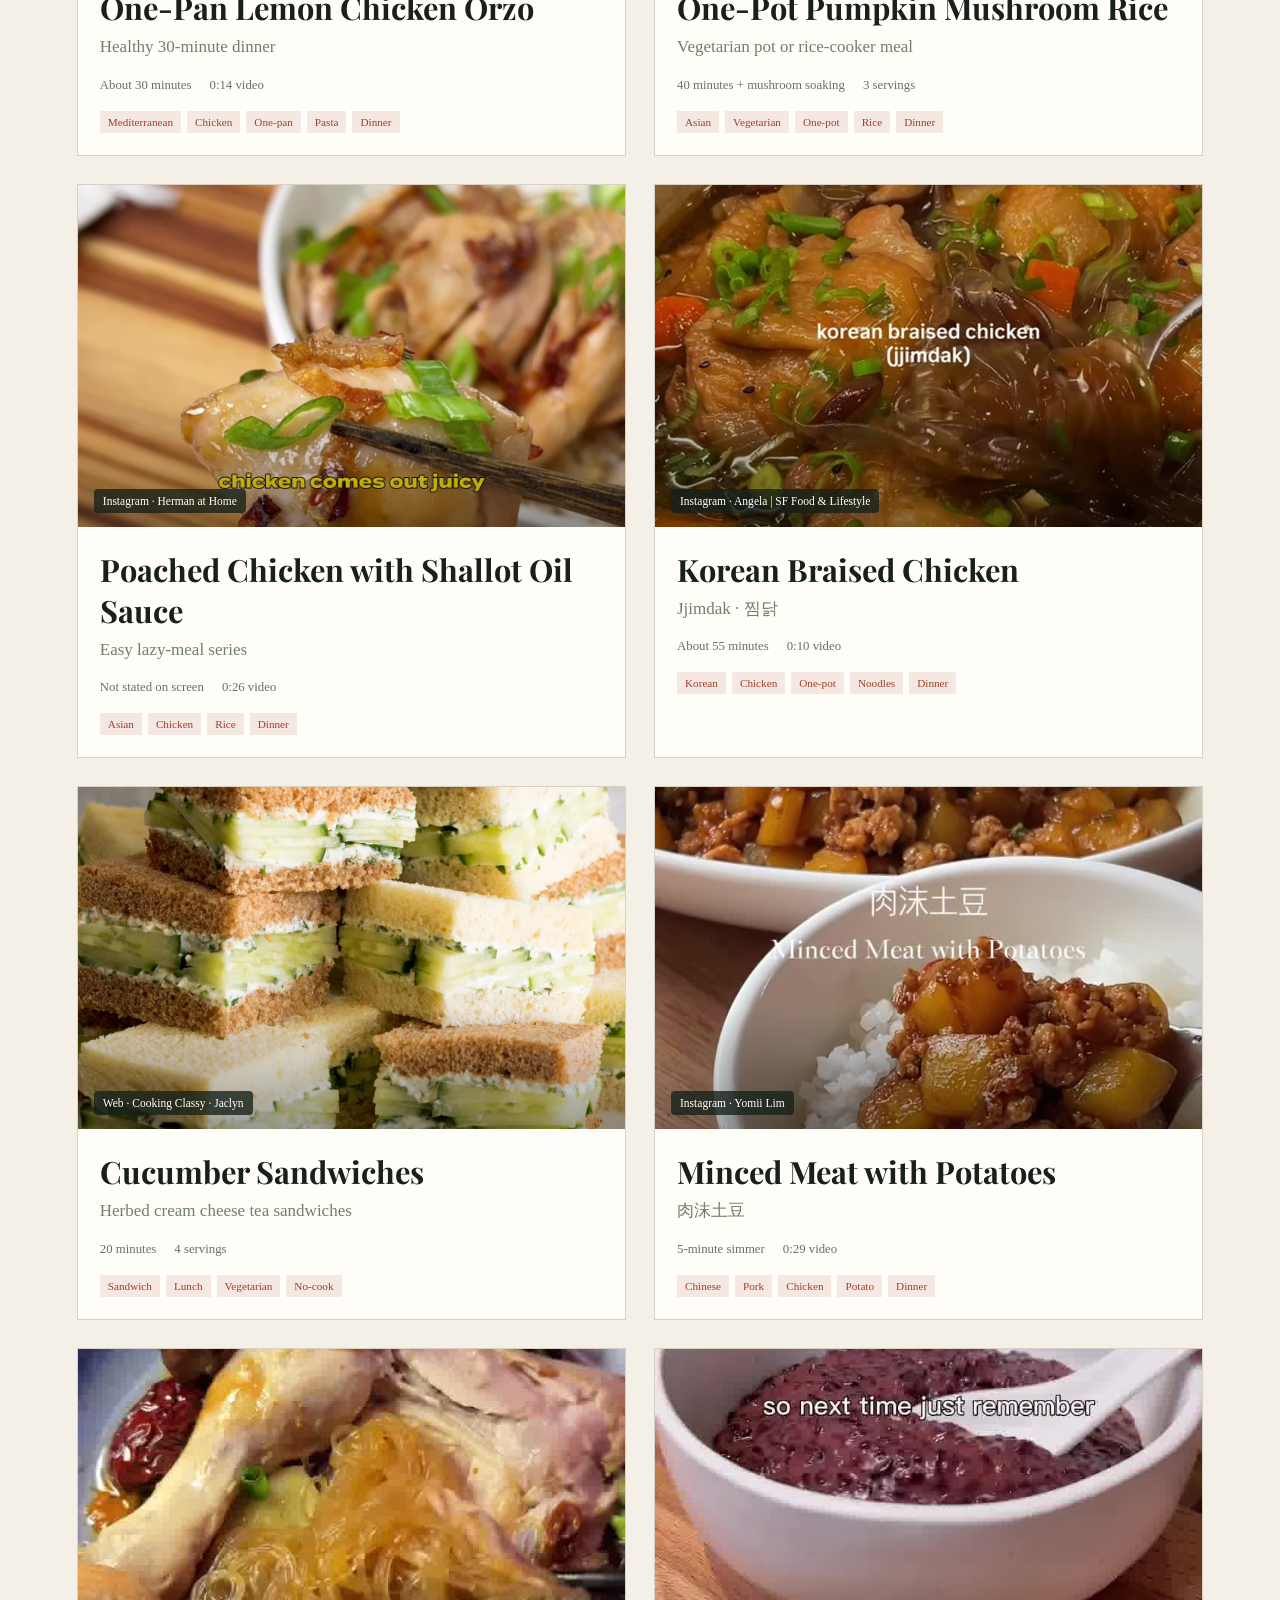
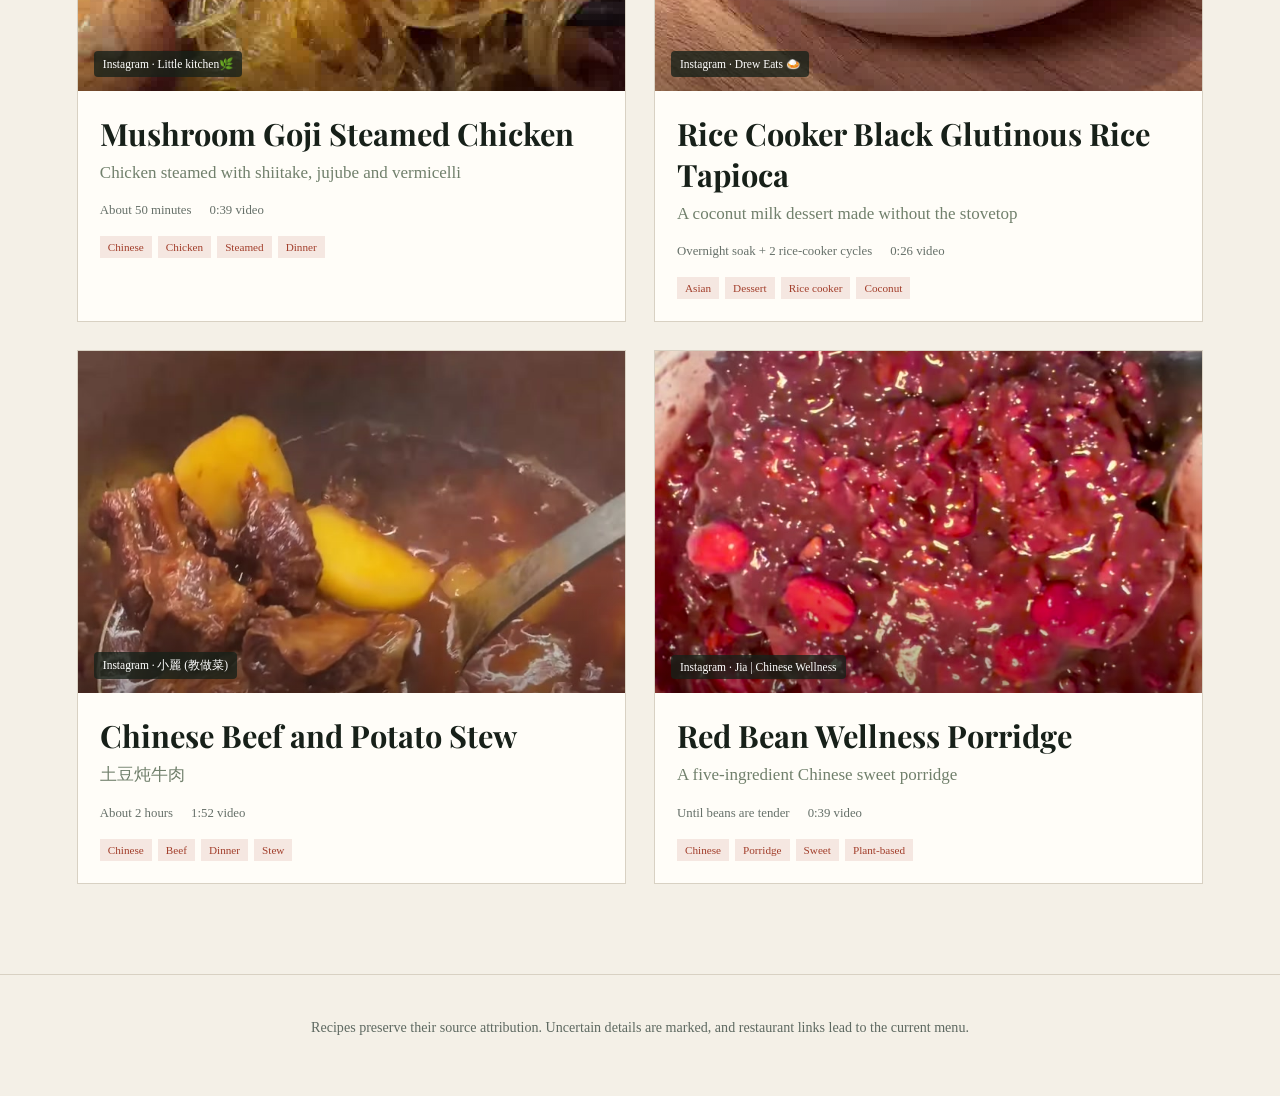
<file: docs/recipes/3-ingredient-chia-pudding/index.html>
<!doctype html>
<html lang="en">
<head>
  <meta charset="utf-8">
  <base href="../../">
  <meta name="viewport" content="width=device-width, initial-scale=1">
  <meta name="description" content="Source-linked recipes and balanced Durham takeout ideas for everyday meals.">
  <title>Food Vault</title>
  <link rel="preconnect" href="https://fonts.googleapis.com">
  <link rel="preconnect" href="https://fonts.gstatic.com" crossorigin>
  <link href="https://fonts.googleapis.com/css2?family=Playfair+Display:wght@600;700&display=swap" rel="stylesheet">
  <link rel="stylesheet" href="styles.css">
</head>
<body>
  <header class="site-header">
    <a class="brand" href="/#recipes">FOOD <span>VAULT</span></a>
    <p>Good food, fewer decisions.</p>
  </header>

  <main>
    <section class="hero">
      <div class="hero-copy">
        <p class="eyebrow">YOUR EVERYDAY FOOD LIBRARY</p>
        <h1>Save the dish.<br><em>Keep the recipe.</em></h1>
        <p class="intro">Keep source-linked recipes within reach, and find a balanced takeout option for the nights you would rather not cook.</p>
      </div>
      <div class="hero-mark" aria-hidden="true">FV</div>
    </section>

    <nav class="section-nav" aria-label="Food collections">
      <a href="#recipes" data-section="recipes" aria-current="page">Recipes</a>
      <a href="#healthy-takeouts" data-section="healthy-takeouts">Healthy takeouts</a>
    </nav>

    <section id="recipes" class="library" aria-labelledby="library-title">
      <div class="toolbar">
        <div>
          <p class="eyebrow">THE COLLECTION · NEWEST ADDED FIRST</p>
          <h2 id="library-title"><span id="recipe-count">0</span> saved recipes</h2>
        </div>
        <label class="search">
          <span aria-hidden="true">⌕</span>
          <input id="search" type="search" aria-label="Search recipes" placeholder="Search dishes, ingredients, creators…" autocomplete="off">
        </label>
      </div>
      <div id="filters" class="filters" aria-label="Recipe filters"></div>
      <div id="recipe-grid" class="recipe-grid"></div>
      <p id="empty" class="empty" hidden>No recipes match that search.</p>
      <section class="saved-links" aria-labelledby="saved-links-title" hidden>
        <p class="eyebrow">SAVED FOR LATER</p>
        <h3 id="saved-links-title">Recipe links awaiting details</h3>
        <p>These sources could not be read automatically. The links are saved, but no unverified ingredients or instructions have been added.</p>
        <div id="saved-recipe-links"></div>
      </section>
    </section>

    <section id="healthy-takeouts" class="library takeouts" aria-labelledby="takeout-title" hidden>
      <p class="eyebrow">DURHAM &amp; NEARBY</p>
      <h2 id="takeout-title">Healthy takeouts</h2>
      <p class="section-intro">Seven easy options for a meal with protein, vegetables and a satisfying starch. These are balanced ordering ideas, not nutritional ratings.</p>
      <p class="takeout-note">Menus and substitutions change. Check ingredients with the restaurant, choose sauces separately when useful, and refrigerate any next-day lunch promptly.</p>
      <div id="takeout-grid" class="takeout-grid" aria-live="polite"></div>
      <noscript>Enable JavaScript to see the saved restaurants and recipes.</noscript>
    </section>
  </main>

  <dialog id="recipe-dialog">
    <div class="dialog-toolbar"><button class="close" aria-label="Close recipe">×</button></div>
    <article id="recipe-detail"></article>
  </dialog>

  <footer>
    <p>Recipes preserve their source attribution. Uncertain details are marked, and restaurant links lead to the current menu.</p>
  </footer>

  <script src="app.js"></script>
</body>
</html>
</file>
<file: docs/styles.css>
:root {
  --ink: #172019;
  --paper: #f4f0e7;
  --card: #fffdf8;
  --sage: #71806c;
  --red: #a23e2b;
  --gold: #c79845;
  --line: #d8d1c3;
}

* { box-sizing: border-box; }
html { scroll-behavior: smooth; }
body {
  margin: 0;
  color: var(--ink);
  background: var(--paper);
  font-family: Georgia, "Times New Roman", serif;
  font-size: 17px;
}
button, input { font: inherit; }
a { color: inherit; }
[hidden] { display: none !important; }
:focus-visible { outline: 3px solid var(--red); outline-offset: 4px; }

.site-header {
  min-height: 76px;
  padding: 0 6vw;
  border-bottom: 1px solid var(--line);
  display: flex;
  align-items: center;
  justify-content: space-between;
}
.site-header p { color: var(--sage); font-size: .86rem; }
.brand { font-weight: 700; letter-spacing: .13em; text-decoration: none; }
.brand span { color: var(--red); }

main { max-width: 1400px; margin: auto; }
.hero {
  min-height: 430px;
  padding: 74px 6vw 68px;
  display: grid;
  grid-template-columns: 1.7fr .7fr;
  align-items: center;
  overflow: hidden;
}
.eyebrow { margin: 0 0 14px; color: var(--red); font-size: .72rem; font-weight: 700; letter-spacing: .2em; }
h1, h2, h3 { font-family: "Playfair Display", serif; }
h1 { margin: 0; font-size: clamp(3.5rem, 7vw, 7.4rem); line-height: .94; letter-spacing: -.05em; }
h1 em { color: var(--red); font-weight: 600; }
.intro { max-width: 640px; margin: 28px 0 0; color: #526056; font-size: clamp(1rem, 1.5vw, 1.2rem); line-height: 1.7; }
.hero-mark {
  justify-self: end;
  width: min(25vw, 280px);
  aspect-ratio: 1;
  border: 1px solid var(--gold);
  border-radius: 50%;
  color: var(--gold);
  display: grid;
  place-items: center;
  font: 600 clamp(4rem, 9vw, 8rem)/1 "Playfair Display", serif;
  transform: rotate(-8deg);
  opacity: .7;
}

.library { padding: 56px 6vw 90px; border-top: 1px solid var(--line); }
.section-nav { display: flex; flex-wrap: wrap; gap: 10px; padding: 0 6vw 26px; }
.section-nav a { padding: 13px 22px; border: 1px solid var(--line); text-decoration: none; border-radius: 4px; }
.section-nav a[aria-current="page"] { color: var(--card); background: var(--ink); border-color: var(--ink); }
.section-nav a:hover { border-color: var(--red); }
.section-intro { max-width: 740px; color: #526056; font-size: 1.15rem; line-height: 1.65; }
.takeout-note { max-width: 850px; color: #526056; line-height: 1.6; border-left: 3px solid var(--gold); padding: 12px 18px; background: #f1ece1; }
.takeout-grid { display: grid; grid-template-columns: repeat(2, minmax(0, 1fr)); gap: 24px; margin-top: 32px; }
.takeout-card { min-width: 0; padding: 28px; border: 1px solid var(--line); background: var(--card); display: flex; flex-direction: column; }
.takeout-card .eyebrow { line-height: 1.5; margin-bottom: 12px; }
.takeout-card h3 { margin: 0; font-size: clamp(1.65rem, 2.8vw, 2.25rem); overflow-wrap: anywhere; }
.takeout-area { color: #526056; margin: 10px 0 22px; line-height: 1.5; }
.takeout-order { margin: 0 0 16px; line-height: 1.65; }
.takeout-tip { margin: 0; color: #526056; line-height: 1.6; font-size: .95rem; }
.takeout-card .source-link { align-self: flex-start; margin-top: auto; padding-top: 24px; line-height: 1.5; }
.saved-links { margin-top: 56px; padding-top: 32px; border-top: 1px solid var(--line); line-height: 1.6; }
.saved-links h3 { font-size: 1.9rem; margin: 0; }
.saved-links > p:not(.eyebrow) { color: #526056; max-width: 760px; }
.saved-link { padding: 22px 0; border-bottom: 1px solid var(--line); }
.saved-link a { color: var(--red); font-weight: bold; font-size: 1.2rem; }
.saved-link p { color: #526056; max-width: 780px; margin-bottom: 0; }
.saved-status { display: inline-block; margin: 0 0 0 12px; font-size: .85rem; color: #6d5224; }
.toolbar { display: flex; justify-content: space-between; align-items: end; gap: 28px; }
h2 { margin: 0; font-size: clamp(2rem, 4vw, 3.4rem); }
.search { min-width: min(100%, 390px); padding: 13px 16px; background: var(--card); border: 1px solid var(--line); display: flex; gap: 10px; align-items: center; }
.search input { width: 100%; border: 0; outline: 0; background: transparent; color: var(--ink); }
.filters { display: flex; gap: 8px; flex-wrap: wrap; margin: 30px 0; }
.filter { padding: 8px 14px; border: 1px solid var(--line); border-radius: 99px; background: transparent; color: #576159; cursor: pointer; }
.filter.active, .filter:hover { color: white; border-color: var(--ink); background: var(--ink); }
.recipe-grid { display: grid; grid-template-columns: repeat(2, minmax(0, 1fr)); gap: 28px; }
.card { background: var(--card); border: 1px solid var(--line); cursor: pointer; transition: transform .18s ease, box-shadow .18s ease; overflow: hidden; }
.card:hover { transform: translateY(-4px); box-shadow: 0 18px 36px rgb(29 39 30 / 10%); }
.card-image { position: relative; aspect-ratio: 16/10; overflow: hidden; background: #ddd; }
.card-image img { width: 100%; height: 100%; object-fit: cover; object-position: center 55%; display: block; }
.card-image::after { content: ""; position: absolute; inset: 0; background: linear-gradient(transparent 65%, rgb(0 0 0 / 35%)); }
.source-pill { position: absolute; z-index: 1; left: 16px; bottom: 14px; padding: 6px 9px; border-radius: 4px; color: white; background: rgb(23 32 25 / 78%); font-size: .72rem; }
.card-body { padding: 22px; }
.card h3 { margin: 0 0 6px; font-size: clamp(1.5rem, 2.4vw, 2.2rem); }
.card-subtitle { color: var(--sage); margin: 0; }
.card-subtitle { line-height: 1.5; }
.meta { display: flex; gap: 18px; margin-top: 18px; color: #667069; font-size: .8rem; }
.tags { display: flex; flex-wrap: wrap; gap: 6px; margin-top: 18px; }
.tag { color: var(--red); background: #f5e7e1; padding: 5px 8px; font-size: .7rem; }
.empty { padding: 60px 0; text-align: center; color: var(--sage); }

#recipe-dialog { width: min(1020px, calc(100% - 24px)); max-height: calc(100vh - 24px); padding: 0; border: 0; background: var(--card); color: var(--ink); box-shadow: 0 30px 80px rgb(0 0 0 / 35%); }
#recipe-dialog::backdrop { background: rgb(12 17 13 / 75%); backdrop-filter: blur(3px); }
#recipe-dialog[open] { display: flex; flex-direction: column; overflow: hidden; }
.dialog-toolbar { flex-shrink: 0; display: flex; justify-content: flex-end; padding: 10px 14px; border-bottom: 1px solid var(--line); }
#recipe-detail { overflow-y: auto; max-height: calc(100vh - 88px); }
.close { width: 42px; height: 42px; border: 0; border-radius: 50%; background: var(--ink); color: white; font-size: 1.7rem; cursor: pointer; }
.detail-hero { min-height: 360px; padding: 50px; color: white; display: flex; align-items: end; background-size: cover; background-position: center; position: relative; }
.detail-hero::before { content: ""; position: absolute; inset: 0; background: linear-gradient(rgb(5 10 6 / 18%) 0%, rgb(5 10 6 / 62%) 44%, rgb(5 10 6 / 96%) 100%); }
.detail-title { position: relative; max-width: 740px; text-shadow: 0 2px 12px rgb(0 0 0 / 85%); }
.detail-title h2 { font-size: clamp(2.7rem, 6vw, 5rem); line-height: 1; }
.detail-title p { margin-bottom: 0; }
.detail-title .eyebrow { display: inline-block; padding: 6px 9px; color: white; background: rgb(23 32 25 / 82%); text-shadow: none; }
.detail-content { display: grid; grid-template-columns: .85fr 1.15fr; gap: 52px; padding: 48px; }
.detail-content h3 { font-size: 1.7rem; margin: 0 0 18px; }
.detail-content ul, .detail-content ol { margin: 0; padding-left: 20px; }
.detail-content li { margin: 0 0 13px; line-height: 1.55; }
.detail-content ol li { padding-left: 8px; }
.detail-block + .detail-block { margin-top: 34px; }
.confidence { display: inline-flex; margin-top: 18px; padding: 7px 10px; border: 1px solid var(--gold); color: #7d5b20; font-size: .78rem; }
.source-link { display: inline-block; margin-top: 22px; color: var(--red); font-weight: 700; }
.additional-sources { margin-top: 0; padding-left: 0 !important; list-style: none; }
.additional-sources li { margin-bottom: 0; }
.notes { padding: 22px; background: #f1ece1; border-left: 3px solid var(--gold); }
.notes h3 { font-size: 1.35rem; }
.notes li { color: #586159; font-size: .88rem; }
footer { padding: 28px 6vw 44px; border-top: 1px solid var(--line); color: #5e6961; text-align: center; font-size: .88rem; line-height: 1.5; }

@media (max-width: 760px) {
  .site-header p, .hero-mark { display: none; }
  .hero { grid-template-columns: 1fr; min-height: 390px; padding-top: 60px; }
  .hero::after { content: "FV"; margin-top: 32px; color: var(--gold); font: 600 2.2rem/1 "Playfair Display", serif; opacity: .75; }
  .toolbar { align-items: stretch; flex-direction: column; gap: 20px; }
  .filters { gap: 7px; margin-top: 24px; }
  .filter { padding: 7px 11px; font-size: .86rem; }
  .recipe-grid, .takeout-grid { grid-template-columns: 1fr; }
  .takeout-card { padding: 24px; }
  .section-nav a { padding: 12px 16px; }
  .detail-content { grid-template-columns: 1fr; padding: 28px 22px; gap: 28px; }
  .detail-hero { min-height: 300px; padding: 28px 22px; }
  .detail-hero::before { background: linear-gradient(rgb(5 10 6 / 52%) 0%, rgb(5 10 6 / 76%) 42%, rgb(5 10 6 / 98%) 100%); }
  .detail-title h2 { font-size: clamp(2.1rem, 11vw, 3.2rem); }
}
</file>
